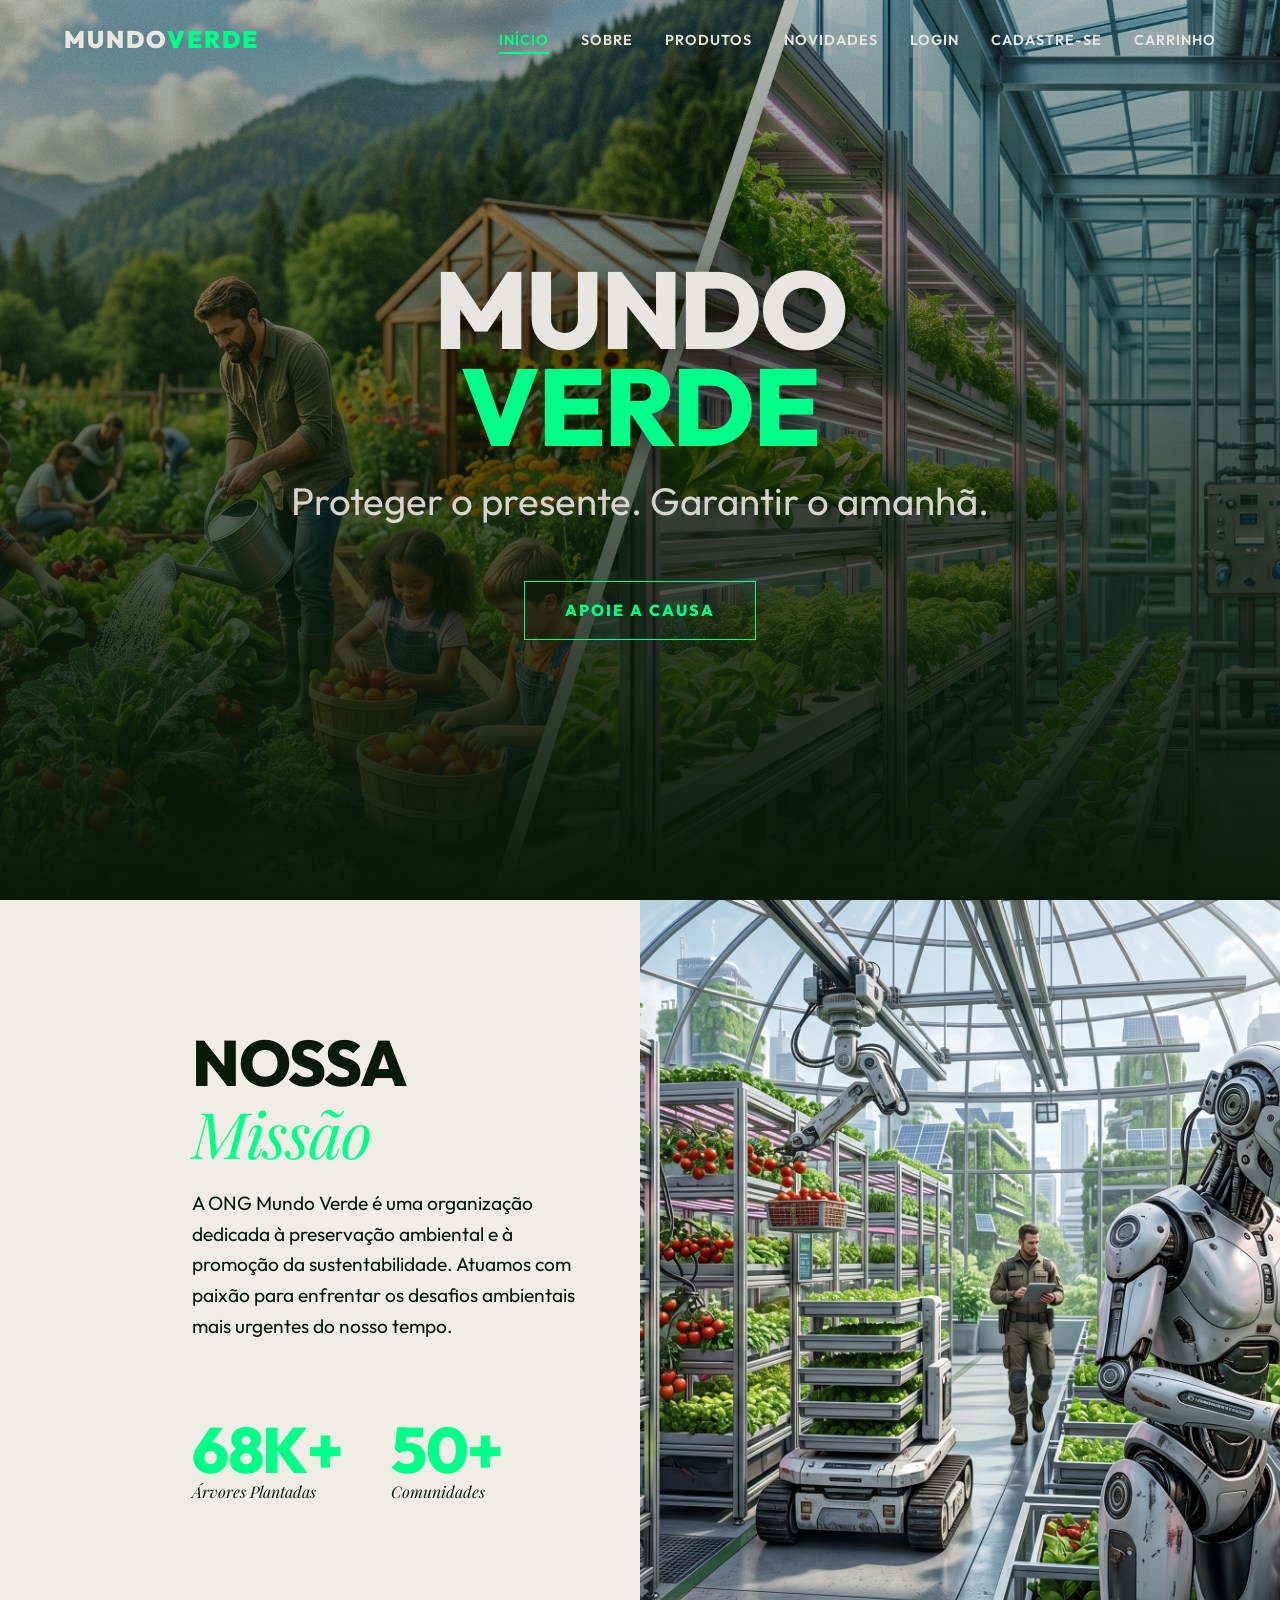
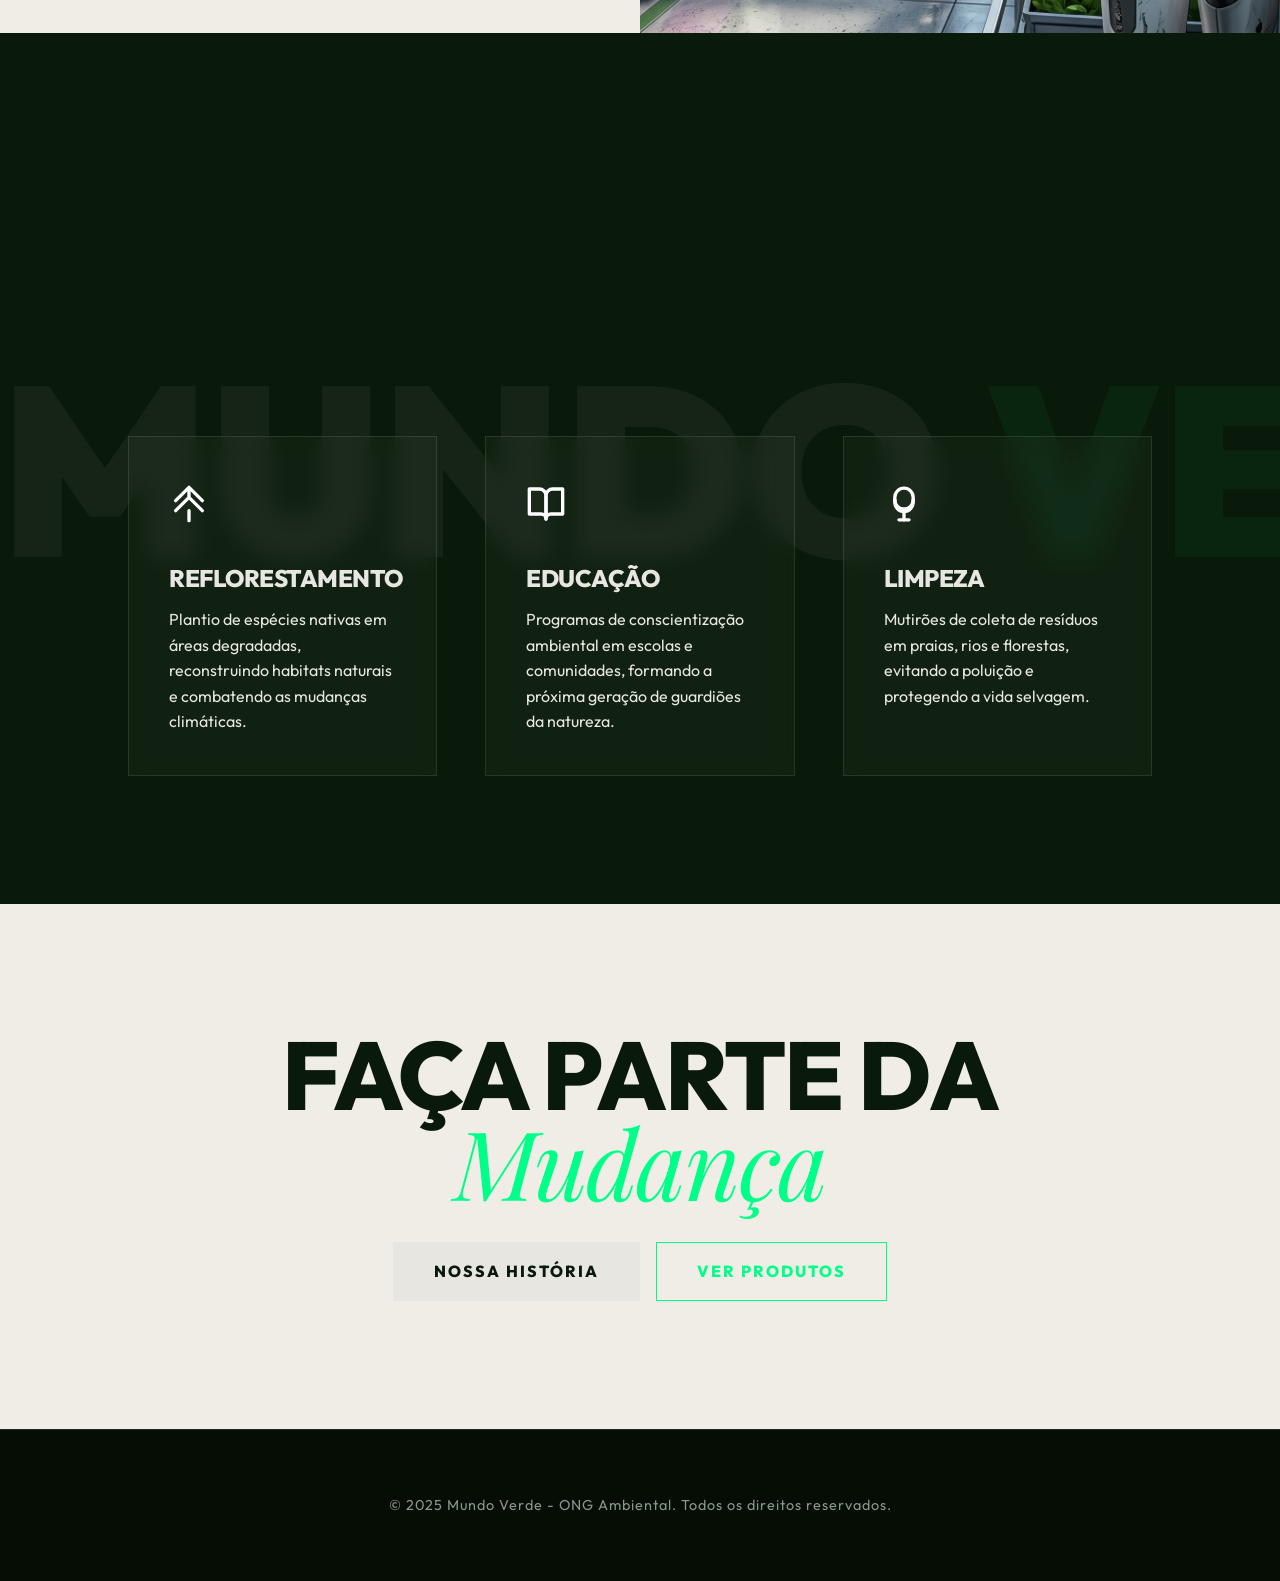
<file: index.html>
<!DOCTYPE html>
<html lang="pt-BR">
<head>
    <meta charset="UTF-8">
    <meta name="viewport" content="width=device-width, initial-scale=1.0">
    <title>Mundo Verde | Transformando o Futuro</title>
    <link rel="stylesheet" href="style.css">
</head>
<body>
    <div class="bg-topo"></div>
    <div id="header-container"></div>
    
    <main>
        <!-- Hero Section -->
        <section class="hero-full">
            <img src="img/FotoMain.png" alt="Mundo Verde Hero" class="hero-bg">
            <div class="hero-overlay"></div>
            <div class="hero-content reveal">
                <h1 class="hero-title text-oversized">Mundo<br><span class="text-accent">Verde</span></h1>
                <p class="hero-subtitle">Proteger o presente. Garantir o amanhã.</p>
                <a href="produtos.html" class="btn-premium">Apoie a Causa</a>
            </div>
        </section>

        <!-- Nossa Missão (Split Section) -->
        <section class="section-light" style="display: flex; flex-wrap: wrap; min-height: 80vh;">
            <div class="reveal" style="flex: 1; min-width: 300px; padding: 8rem 5vw 8rem 15vw; display: flex; flex-direction: column; justify-content: center; max-width: 50%;">
                <h2 class="section-title">Nossa<br><span class="font-serif text-accent">Missão</span></h2>
                <p style="font-size: 1.2rem; margin-bottom: 2rem;">
                    A ONG Mundo Verde é uma organização dedicada à preservação ambiental e à promoção da sustentabilidade. Atuamos com paixão para enfrentar os desafios ambientais mais urgentes do nosso tempo.
                </p>
                <div style="display: flex; gap: 3rem; margin-top: 3rem;">
                    <div>
                        <h3 class="text-accent text-oversized" style="font-size: 4rem;"><span class="counter-value" data-target="150">0</span>k+</h3>
                        <p class="font-serif">Árvores Plantadas</p>
                    </div>
                    <div>
                        <h3 class="text-accent text-oversized" style="font-size: 4rem;"><span class="counter-value" data-target="50">0</span>+</h3>
                        <p class="font-serif">Comunidades</p>
                    </div>
                </div>
            </div>
            <div class="reveal" style="flex: 1; min-width: 300px; position: relative;">
                <img src="img/FotoSecundaria.png" alt="Nossa Missão" style="position: absolute; top: 0; left: 0; width: 100%; height: 100%; object-fit: cover; filter: grayscale(20%); transition: 0.8s cubic-bezier(0.16, 1, 0.3, 1);">
            </div>
        </section>

        <!-- Impacto Section -->
        <section class="section impact-section" style="min-height: 80vh;">
            <div class="horizontal-marquee-wrap">
                <div class="horizontal-marquee-content">
                    <div class="marquee-text">MUNDO <span>VERDE</span> &nbsp; MUNDO <span>VERDE</span> &nbsp; MUNDO <span>VERDE</span></div>
                    <div class="marquee-text">MUNDO <span>VERDE</span> &nbsp; MUNDO <span>VERDE</span> &nbsp; MUNDO <span>VERDE</span></div>
                </div>
            </div>
            <div class="container" style="position: relative; z-index: 1;">
                <div class="section-header reveal">
                    <h2 class="section-title">O Nosso<br><span class="font-serif text-accent">Impacto</span></h2>
                    <p>Acreditamos que cada pequena ação faz a diferença. Trabalhamos incansavelmente em projetos focados na recuperação do nosso ecossistema.</p>
                </div>
                
                <div class="card-grid">
                    <div class="premium-card reveal">
                        <div class="card-icon">
                            <svg width="40" height="40" viewBox="0 0 24 24" fill="none" stroke="white" stroke-width="2" stroke-linecap="round" stroke-linejoin="round"><path d="M12 22v-6M12 8V2M4 10l8-8 8 8M4 16l8-8 8 8"/></svg>
                        </div>
                        <h3 class="card-title">Reflorestamento</h3>
                        <p>Plantio de espécies nativas em áreas degradadas, reconstruindo habitats naturais e combatendo as mudanças climáticas.</p>
                    </div>
                    <div class="premium-card reveal" style="transition-delay: 0.1s;">
                        <div class="card-icon">
                            <svg width="40" height="40" viewBox="0 0 24 24" fill="none" stroke="white" stroke-width="2" stroke-linecap="round" stroke-linejoin="round"><path d="M2 3h6a4 4 0 0 1 4 4v14a3 3 0 0 0-3-3H2z"/><path d="M22 3h-6a4 4 0 0 0-4 4v14a3 3 0 0 1 3-3h7z"/></svg>
                        </div>
                        <h3 class="card-title">Educação</h3>
                        <p>Programas de conscientização ambiental em escolas e comunidades, formando a próxima geração de guardiões da natureza.</p>
                    </div>
                    <div class="premium-card reveal" style="transition-delay: 0.2s;">
                        <div class="card-icon">
                            <svg width="40" height="40" viewBox="0 0 24 24" fill="none" stroke="white" stroke-width="2" stroke-linecap="round" stroke-linejoin="round"><path d="M12 2.5a5.5 5.5 0 0 0-5.5 5.5v1.5a5.5 5.5 0 0 0 11 0v-1.5a5.5 5.5 0 0 0-5.5-5.5z"/><path d="M6.5 9.5v1.5a5.5 5.5 0 0 0 11 0v-1.5"/><path d="M12 16.5v5"/><path d="M9 21.5h6"/></svg>
                        </div>
                        <h3 class="card-title">Limpeza</h3>
                        <p>Mutirões de coleta de resíduos em praias, rios e florestas, evitando a poluição e protegendo a vida selvagem.</p>
                    </div>
                </div>
            </div>
        </section>

        <!-- CTA Section -->
        <section class="section section-light" style="text-align: center;">
            <div class="container reveal">
                <h2 class="text-oversized" style="font-size: clamp(3rem, 8vw, 6rem); margin-bottom: 2rem;">Faça Parte da<br><span class="font-serif text-accent">Mudança</span></h2>
                <div style="display: flex; gap: 1rem; justify-content: center; flex-wrap: wrap;">
                    <a href="sobre.html" class="btn-premium btn-light">Nossa História</a>
                    <a href="produtos.html" class="btn-premium">Ver Produtos</a>
                </div>
            </div>
        </section>
    </main>

    <div id="footer-container"></div>

    <script src="data.js"></script>
    <script src="app.js"></script>
</body>
</html>
</file>
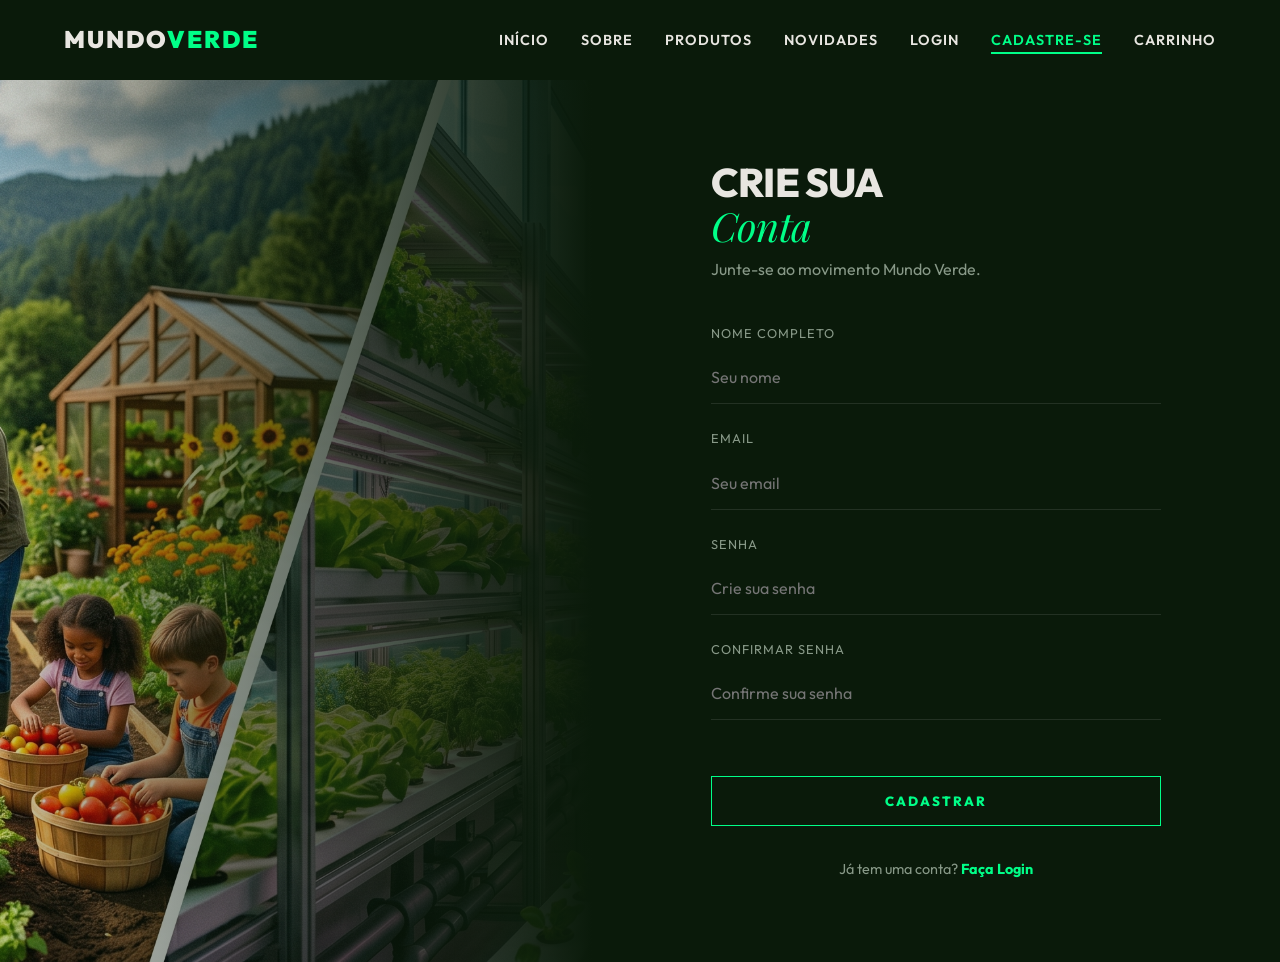
<file: cadastro.html>
<!DOCTYPE html>
<html lang="pt-BR">
<head>
    <meta charset="UTF-8">
    <meta name="viewport" content="width=device-width, initial-scale=1.0">
    <title>Cadastro - Mundo Verde</title>
    <link rel="stylesheet" href="style.css">
</head>
<body>
    <div id="header-container"></div>
    
    <div class="auth-container">
        <div class="auth-visual"></div>
        <div class="auth-form-wrap">
            <div class="auth-box reveal" style="padding: 2rem 0;">
                <h2 class="auth-title" style="font-size: 2.5rem;">Crie sua<br><span class="font-serif text-accent">Conta</span></h2>
                <p class="auth-subtitle">Junte-se ao movimento Mundo Verde.</p>
                
                <div id="mensagem-container"></div>
                
                <form id="form-cadastro" onsubmit="handleCadastro(event)">
                    <div class="form-group">
                        <label for="nome" class="form-label">Nome Completo</label>
                        <input class="form-control" type="text" id="nome" name="nome" placeholder="Seu nome" required>
                    </div>
                    <div class="form-group">
                        <label for="email" class="form-label">Email</label>
                        <input class="form-control" type="email" id="email" name="email" placeholder="Seu email" required>
                    </div>
                    <div class="form-group">
                        <label for="senha" class="form-label">Senha</label>
                        <input class="form-control" type="password" id="senha" name="senha" placeholder="Crie sua senha" required>
                    </div>
                    <div class="form-group">
                        <label for="confirmar-senha" class="form-label">Confirmar Senha</label>
                        <input class="form-control" type="password" id="confirmar-senha" name="confirmar_senha" placeholder="Confirme sua senha" required>
                    </div>
                    <button class="btn-premium btn-submit" type="submit">Cadastrar</button>
                </form>
                
                <p style="margin-top: 2rem; text-align: center; color: var(--text-muted); font-size: 0.9rem;">
                    Já tem uma conta? <a href="login.html" style="color: var(--accent); text-decoration: none; font-weight: bold;">Faça Login</a>
                </p>
            </div>
        </div>
    </div>

    <script src="data.js"></script>
    <script src="app.js"></script>
    <script>
        function handleCadastro(event) {
            event.preventDefault();
            
            const nome = document.getElementById('nome').value.trim();
            const email = document.getElementById('email').value.trim();
            const senha = document.getElementById('senha').value;
            const confirmarSenha = document.getElementById('confirmar-senha').value;
            const mensagemContainer = document.getElementById('mensagem-container');
            
            if (!nome || !email || !senha || !confirmarSenha) {
                mostrarMensagem('Todos os campos são obrigatórios.', 'danger', mensagemContainer);
                return;
            }
            
            if (senha !== confirmarSenha) {
                mostrarMensagem('As senhas não coincidem!', 'danger', mensagemContainer);
                return;
            }
            
            if (senha.length < 6) {
                mostrarMensagem('A senha deve ter pelo menos 6 caracteres.', 'warning', mensagemContainer);
                return;
            }
            
            if (StorageManager.getUserByEmail(email)) {
                mostrarMensagem('Este e-mail já está cadastrado. Tente fazer login ou use outro e-mail.', 'warning', mensagemContainer);
                return;
            }
            
            try {
                StorageManager.addUser(nome, email, senha);
                mostrarMensagem('Cadastro realizado com sucesso! Redirecionando para login...', 'success', mensagemContainer);
                
                setTimeout(() => {
                    window.location.href = 'login.html';
                }, 2000);
            } catch (error) {
                mostrarMensagem('Erro ao cadastrar. Tente novamente.', 'danger', mensagemContainer);
            }
        }
        
        function mostrarMensagem(mensagem, tipo, container) {
            container.innerHTML = `
                <div class="alert alert-${tipo}" style="margin-bottom: 1.5rem; text-align: center; font-size: 0.9rem;">
                    ${Utils.escapeHtml(mensagem)}
                </div>
            `;
        }
    </script>
</body>
</html>
</file>
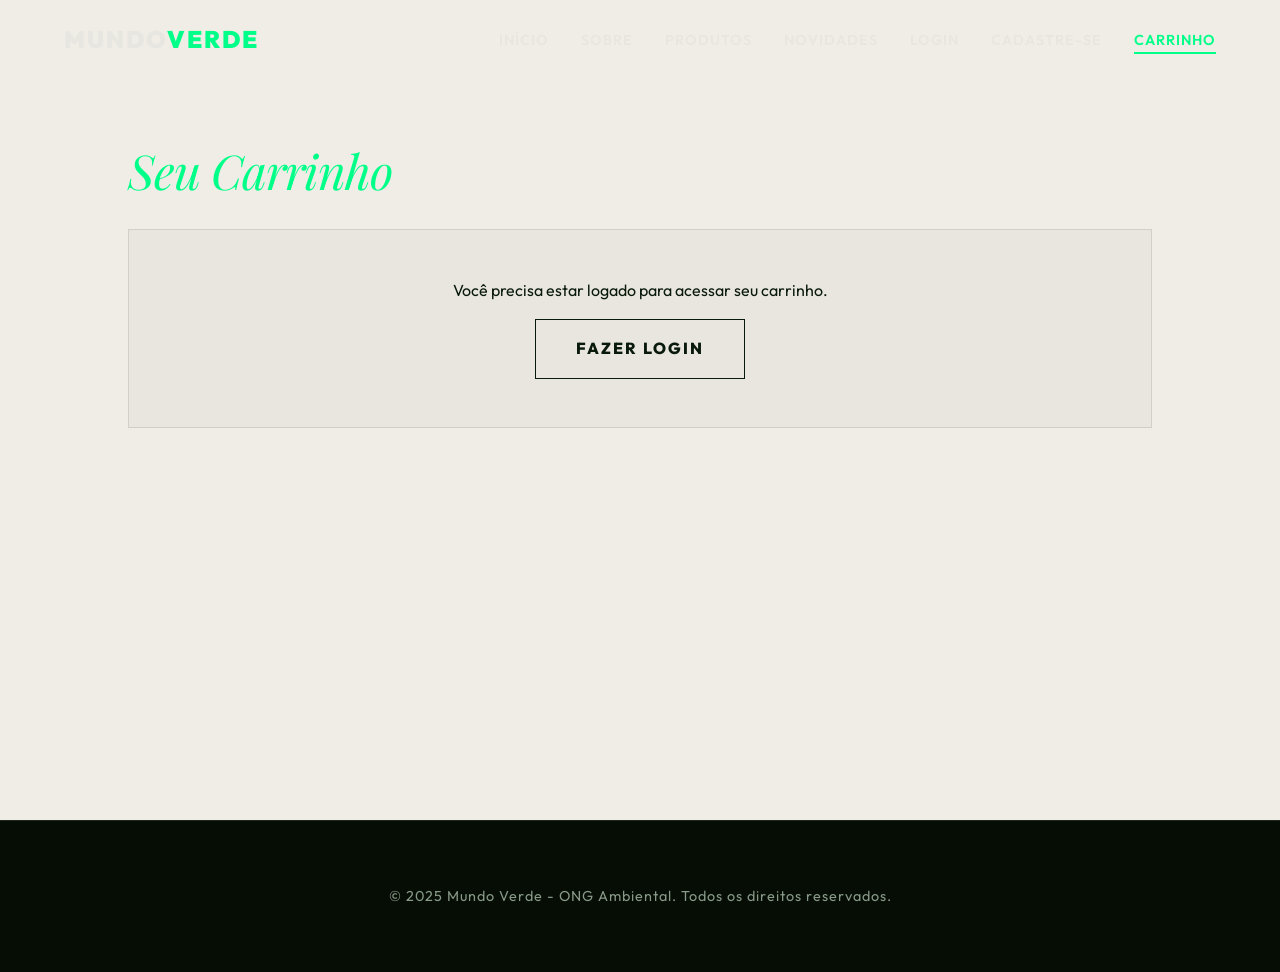
<file: carrinho.html>
<!DOCTYPE html>
<html lang="pt-BR">
<head>
    <meta charset="UTF-8">
    <meta name="viewport" content="width=device-width, initial-scale=1.0">
    <title>Carrinho - Mundo Verde</title>
    <link rel="stylesheet" href="style.css">
</head>
<body style="background: var(--bg-light); color: var(--bg-dark);">
    <div id="header-container" style="background: var(--bg-dark);"></div>
    
    <main style="padding-top: var(--nav-height); min-height: calc(100vh - var(--nav-height)); display: flex; flex-direction: column;">
        <section class="section" style="padding: 4rem 5vw; flex-grow: 1;">
            <div class="container reveal">
                <h1 class="font-serif text-accent" style="font-size: 3rem; margin-bottom: 2rem;">Seu Carrinho</h1>
                
                <div id="carrinho-container">
                    <!-- Carrinho será renderizado aqui -->
                </div>
            </div>
        </section>
    </main>

    <div id="footer-container"></div>

    <script src="data.js"></script>
    <script src="app.js"></script>
    <script>
        function renderCarrinho() {
            const container = document.getElementById('carrinho-container');
            const currentUser = StorageManager.getCurrentUser();
            
            if (!currentUser) {
                container.innerHTML = `
                    <div style="padding: 3rem; text-align: center; background: rgba(0,0,0,0.03); border: 1px solid rgba(0,0,0,0.1);">
                        <p style="margin-bottom: 1rem;">Você precisa estar logado para acessar seu carrinho.</p>
                        <a href="login.html" class="btn-premium" style="color: var(--bg-dark); border-color: var(--bg-dark);">Fazer Login</a>
                    </div>
                `;
                return;
            }
            
            const carrinho = StorageManager.getCart(currentUser.userId);
            
            if (carrinho.length === 0) {
                container.innerHTML = `
                    <div style="padding: 3rem; text-align: center; background: rgba(0,0,0,0.03); border: 1px solid rgba(0,0,0,0.1);">
                        <p style="margin-bottom: 1rem;">Seu carrinho está vazio.</p>
                        <a href="produtos.html" class="btn-premium" style="color: var(--bg-dark); border-color: var(--bg-dark);">Ver Produtos</a>
                    </div>
                `;
                return;
            }
            
            let total = 0;
            const itemsHtml = carrinho.map(item => {
                const subtotal = item.quantidade * item.preco_unitario;
                total += subtotal;
                return `
                    <div style="display: flex; justify-content: space-between; align-items: center; padding: 1.5rem; background: white; border-bottom: 1px solid rgba(0,0,0,0.1); gap: 1rem; flex-wrap: wrap;">
                        <div style="display: flex; align-items: center; gap: 1.5rem;">
                            <img src="${Utils.escapeHtml(item.imagem_url)}" alt="${Utils.escapeHtml(item.nome)}" 
                                 style="width: 80px; height: 80px; object-fit: cover; background: #eee;">
                            <div>
                                <strong style="font-size: 1.2rem; display: block;">${Utils.escapeHtml(item.nome)}</strong>
                                <small style="color: var(--text-muted);">${item.quantidade}x ${Utils.formatPrice(item.preco_unitario)}</small>
                            </div>
                        </div>
                        <div style="display: flex; align-items: center; gap: 2rem;">
                            <span style="font-family: var(--font-serif); font-size: 1.5rem; font-weight: bold;">${Utils.formatPrice(subtotal)}</span>
                            <button onclick="removerDoCarrinho(${item.item_id})" style="background: transparent; border: none; color: #ff5555; cursor: pointer; text-decoration: underline; font-weight: bold; text-transform: uppercase; font-size: 0.8rem;">Remover</button>
                        </div>
                    </div>
                `;
            }).join('');
            
            container.innerHTML = `
                <div style="box-shadow: 0 10px 30px rgba(0,0,0,0.05); border: 1px solid rgba(0,0,0,0.1);">
                    ${itemsHtml}
                    <div style="padding: 2rem; background: white; display: flex; justify-content: space-between; align-items: center; flex-wrap: wrap; gap: 1rem;">
                        <h3 style="font-size: 2rem;">Total: <span class="text-accent">${Utils.formatPrice(total)}</span></h3>
                        <div style="display: flex; gap: 1rem;">
                            <a href="produtos.html" class="btn-premium btn-light" style="border: 1px solid rgba(0,0,0,0.2);">Continuar Comprando</a>
                            <button class="btn-premium" style="background: var(--bg-dark); color: var(--accent); border-color: var(--bg-dark);" type="button" onclick="finalizarCompra()">Finalizar</button>
                        </div>
                    </div>
                </div>
            `;
            setTimeout(() => Utils.initScrollAnimations(), 100);
        }
        
        function removerDoCarrinho(itemId) {
            const currentUser = StorageManager.getCurrentUser();
            if (currentUser) {
                StorageManager.removeFromCart(currentUser.userId, itemId);
                renderCarrinho();
                Utils.showMessage('Produto removido do carrinho', 'info');
            }
        }
        
        function finalizarCompra() {
            const currentUser = StorageManager.getCurrentUser();
            if (currentUser) {
                alert('Funcionalidade de checkout será implementada em breve!');
            }
        }
        
        document.addEventListener('DOMContentLoaded', renderCarrinho);
    </script>
</body>
</html>
</file>
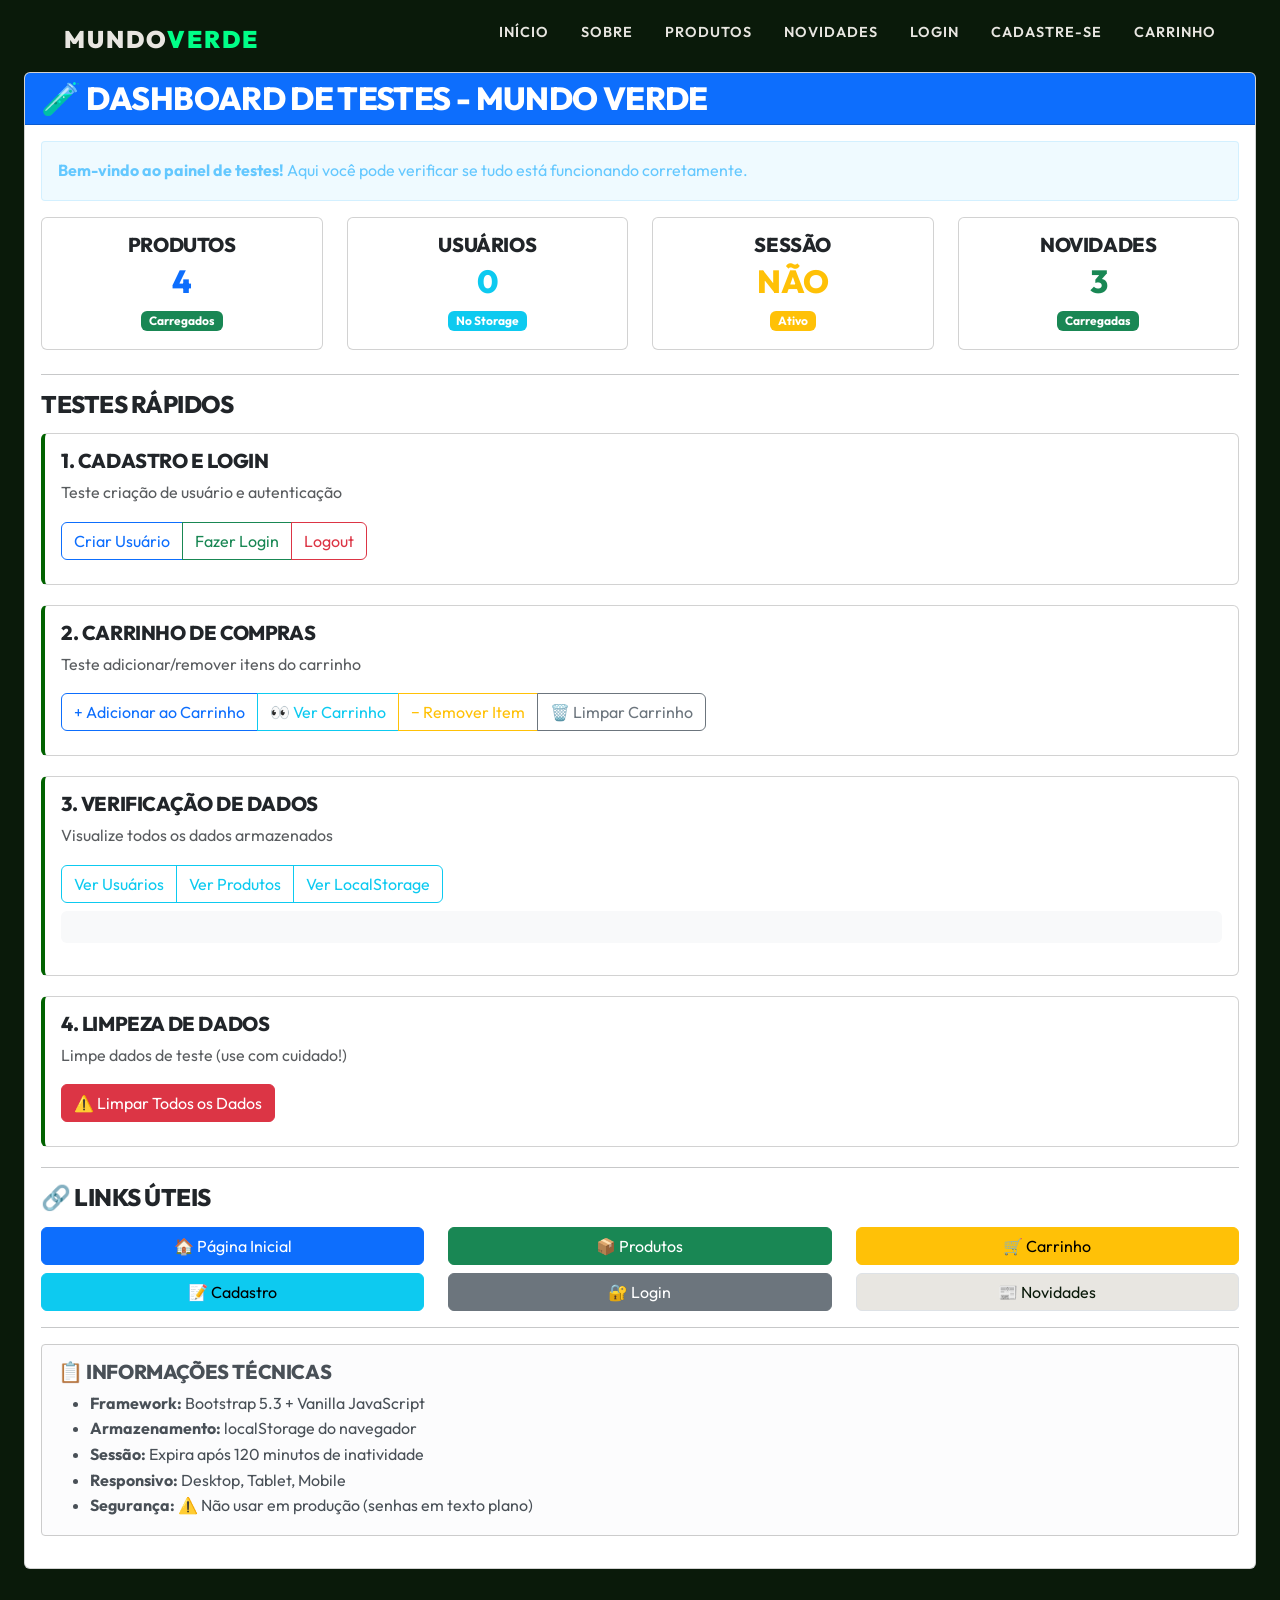
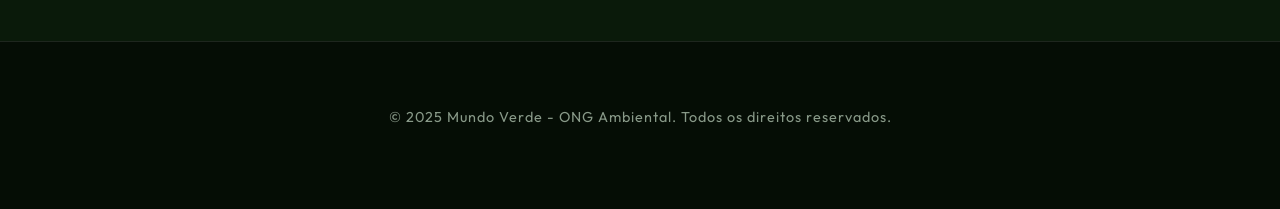
<file: dashboard-testes.html>
<!DOCTYPE html>
<html lang="pt-BR">
<head>
    <meta charset="UTF-8">
    <meta name="viewport" content="width=device-width, initial-scale=1.0">
    <title>Dashboard de Testes - Mundo Verde</title>
    
    <link rel="preconnect" href="https://fonts.googleapis.com">
    <link rel="preconnect" href="https://fonts.gstatic.com" crossorigin>
    <link href="https://fonts.googleapis.com/css2?family=Poppins:wght@400;600;700&display=swap" rel="stylesheet">
    
    <link rel="stylesheet" href="https://cdn.jsdelivr.net/npm/bootstrap@5.3.0/dist/css/bootstrap.min.css">
    <link rel="stylesheet" href="style.css">
    <style>
        .test-card {
            margin-bottom: 20px;
            border-left: 4px solid #016200;
        }
        .test-card.success {
            border-left-color: #28a745;
        }
        .test-card.error {
            border-left-color: #dc3545;
        }
        .badge-status {
            font-size: 12px;
            padding: 4px 8px;
        }
    </style>
</head>
<body>
    <div id="header-container"></div>
    
    <main class="container my-5 p-4">
        <div class="card">
            <div class="card-header bg-primary text-white">
                <h2 class="mb-0">🧪 Dashboard de Testes - Mundo Verde</h2>
            </div>
            <div class="card-body">
                <div class="alert alert-info">
                    <strong>Bem-vindo ao painel de testes!</strong> 
                    Aqui você pode verificar se tudo está funcionando corretamente.
                </div>

                <!-- Status Geral -->
                <div class="row mb-4">
                    <div class="col-md-3">
                        <div class="card text-center">
                            <div class="card-body">
                                <h5>Produtos</h5>
                                <h2 id="total-produtos" class="text-primary">0</h2>
                                <span class="badge badge-status bg-success">Carregados</span>
                            </div>
                        </div>
                    </div>
                    <div class="col-md-3">
                        <div class="card text-center">
                            <div class="card-body">
                                <h5>Usuários</h5>
                                <h2 id="total-usuarios" class="text-info">0</h2>
                                <span class="badge badge-status bg-info">No Storage</span>
                            </div>
                        </div>
                    </div>
                    <div class="col-md-3">
                        <div class="card text-center">
                            <div class="card-body">
                                <h5>Sessão</h5>
                                <h2 id="sessao-status" class="text-warning">Não</h2>
                                <span class="badge badge-status bg-warning">Ativo</span>
                            </div>
                        </div>
                    </div>
                    <div class="col-md-3">
                        <div class="card text-center">
                            <div class="card-body">
                                <h5>Novidades</h5>
                                <h2 id="total-novidades" class="text-success">0</h2>
                                <span class="badge badge-status bg-success">Carregadas</span>
                            </div>
                        </div>
                    </div>
                </div>

                <hr>

                <!-- Testes de Funcionalidade -->
                <h4 class="mb-3">Testes Rápidos</h4>
                
                <div class="test-card card">
                    <div class="card-body">
                        <h5>1. Cadastro e Login</h5>
                        <p class="text-muted">Teste criação de usuário e autenticação</p>
                        <div class="btn-group" role="group">
                            <button class="btn btn-outline-primary" onclick="testar_1_criar_usuario()">
                                Criar Usuário
                            </button>
                            <button class="btn btn-outline-success" onclick="testar_1_fazer_login()">
                                Fazer Login
                            </button>
                            <button class="btn btn-outline-danger" onclick="testar_1_logout()">
                                Logout
                            </button>
                        </div>
                        <div id="teste-1-resultado" class="mt-2"></div>
                    </div>
                </div>

                <div class="test-card card">
                    <div class="card-body">
                        <h5>2. Carrinho de Compras</h5>
                        <p class="text-muted">Teste adicionar/remover itens do carrinho</p>
                        <div class="btn-group" role="group">
                            <button class="btn btn-outline-primary" onclick="testar_2_adicionar_carrinho()">
                                + Adicionar ao Carrinho
                            </button>
                            <button class="btn btn-outline-info" onclick="testar_2_ver_carrinho()">
                                👀 Ver Carrinho
                            </button>
                            <button class="btn btn-outline-warning" onclick="testar_2_remover_carrinho()">
                                − Remover Item
                            </button>
                            <button class="btn btn-outline-secondary" onclick="testar_2_limpar_carrinho()">
                                🗑️ Limpar Carrinho
                            </button>
                        </div>
                        <div id="teste-2-resultado" class="mt-2"></div>
                    </div>
                </div>

                <div class="test-card card">
                    <div class="card-body">
                        <h5>3. Verificação de Dados</h5>
                        <p class="text-muted">Visualize todos os dados armazenados</p>
                        <div class="btn-group" role="group">
                            <button class="btn btn-outline-info" onclick="testar_3_ver_usuarios()">
                                Ver Usuários
                            </button>
                            <button class="btn btn-outline-info" onclick="testar_3_ver_produtos()">
                                Ver Produtos
                            </button>
                            <button class="btn btn-outline-info" onclick="testar_3_ver_storage()">
                                Ver LocalStorage
                            </button>
                        </div>
                        <pre id="teste-3-resultado" class="mt-2 bg-light p-3 rounded" style="max-height: 300px; overflow-y: auto;"></pre>
                    </div>
                </div>

                <div class="test-card card">
                    <div class="card-body">
                        <h5>4. Limpeza de Dados</h5>
                        <p class="text-muted">Limpe dados de teste (use com cuidado!)</p>
                        <button class="btn btn-danger" onclick="testar_4_limpar_tudo()">
                            ⚠️ Limpar Todos os Dados
                        </button>
                        <div id="teste-4-resultado" class="mt-2"></div>
                    </div>
                </div>

                <hr>

                <!-- Links Úteis -->
                <h4 class="mb-3">🔗 Links Úteis</h4>
                <div class="row">
                    <div class="col-md-4">
                        <a href="index.html" class="btn btn-primary w-100">🏠 Página Inicial</a>
                    </div>
                    <div class="col-md-4">
                        <a href="produtos.html" class="btn btn-success w-100">📦 Produtos</a>
                    </div>
                    <div class="col-md-4">
                        <a href="carrinho.html" class="btn btn-warning w-100">🛒 Carrinho</a>
                    </div>
                </div>
                <div class="row mt-2">
                    <div class="col-md-4">
                        <a href="cadastro.html" class="btn btn-info w-100">📝 Cadastro</a>
                    </div>
                    <div class="col-md-4">
                        <a href="login.html" class="btn btn-secondary w-100">🔐 Login</a>
                    </div>
                    <div class="col-md-4">
                        <a href="novidade.html" class="btn btn-light w-100 border">📰 Novidades</a>
                    </div>
                </div>

                <hr>

                <!-- Info -->
                <div class="alert alert-light" style="border: 1px solid #ccc;">
                    <h5>📋 Informações Técnicas</h5>
                    <ul class="mb-0">
                        <li><strong>Framework:</strong> Bootstrap 5.3 + Vanilla JavaScript</li>
                        <li><strong>Armazenamento:</strong> localStorage do navegador</li>
                        <li><strong>Sessão:</strong> Expira após 120 minutos de inatividade</li>
                        <li><strong>Responsivo:</strong> Desktop, Tablet, Mobile</li>
                        <li><strong>Segurança:</strong> ⚠️ Não usar em produção (senhas em texto plano)</li>
                    </ul>
                </div>
            </div>
        </div>
    </main>

    <div id="footer-container"></div>

    <script src="https://cdn.jsdelivr.net/npm/bootstrap@5.3.0/dist/js/bootstrap.bundle.min.js"></script>
    <script src="data.js"></script>
    <script src="app.js"></script>
    <script>
        // Atualizar dashboard ao carregar
        function atualizarDashboard() {
            document.getElementById('total-produtos').textContent = appData.productos.length;
            document.getElementById('total-novidades').textContent = appData.novidades.length;
            document.getElementById('total-usuarios').textContent = StorageManager.getUsers().length;
            
            const user = StorageManager.getCurrentUser();
            document.getElementById('sessao-status').textContent = user ? 'Sim' : 'Não';
        }

        function mostrarResultado(elementId, mensagem, tipo = 'success') {
            const el = document.getElementById(elementId);
            el.innerHTML = `<div class="alert alert-${tipo}">${mensagem}</div>`;
            setTimeout(() => atualizarDashboard(), 500);
        }

        // TESTE 1: Cadastro e Login
        function testar_1_criar_usuario() {
            const email = 'teste' + Date.now() + '@test.com';
            const userId = StorageManager.addUser('Usuário Teste', email, 'senha123');
            mostrarResultado('teste-1-resultado', `✅ Usuário criado! ID: ${userId}<br>Email: ${email}`, 'success');
        }

        function testar_1_fazer_login() {
            const users = StorageManager.getUsers();
            if (users.length === 0) {
                mostrarResultado('teste-1-resultado', '❌ Nenhum usuário cadastrado. Crie um primeiro.', 'danger');
                return;
            }
            const user = users[0];
            StorageManager.setCurrentUser(user.id, user.nome, user.email);
            mostrarResultado('teste-1-resultado', `✅ Login bem-sucedido como: ${user.nome}`, 'success');
        }

        function testar_1_logout() {
            StorageManager.logout();
            mostrarResultado('teste-1-resultado', '✅ Logout realizado!', 'success');
        }

        // TESTE 2: Carrinho
        function testar_2_adicionar_carrinho() {
            const user = StorageManager.getCurrentUser();
            if (!user) {
                mostrarResultado('teste-2-resultado', '❌ Faça login primeiro!', 'danger');
                return;
            }
            StorageManager.addToCart(user.userId, 1, 2);
            mostrarResultado('teste-2-resultado', '✅ 2 unidades do produto 1 adicionadas ao carrinho!', 'success');
        }

        function testar_2_ver_carrinho() {
            const user = StorageManager.getCurrentUser();
            if (!user) {
                mostrarResultado('teste-2-resultado', '❌ Faça login primeiro!', 'danger');
                return;
            }
            const carrinho = StorageManager.getCart(user.userId);
            const html = carrinho.length > 0 
                ? carrinho.map(item => `${item.nome} x${item.quantidade}`).join(', ')
                : 'Carrinho vazio';
            mostrarResultado('teste-2-resultado', `✅ Carrinho: ${html}`, 'success');
        }

        function testar_2_remover_carrinho() {
            const user = StorageManager.getCurrentUser();
            if (!user) {
                mostrarResultado('teste-2-resultado', '❌ Faça login primeiro!', 'danger');
                return;
            }
            const carrinho = StorageManager.getCart(user.userId);
            if (carrinho.length > 0) {
                StorageManager.removeFromCart(user.userId, carrinho[0].item_id);
                mostrarResultado('teste-2-resultado', `✅ Item removido!`, 'success');
            } else {
                mostrarResultado('teste-2-resultado', '❌ Carrinho vazio!', 'warning');
            }
        }

        function testar_2_limpar_carrinho() {
            const user = StorageManager.getCurrentUser();
            if (!user) {
                mostrarResultado('teste-2-resultado', '❌ Faça login primeiro!', 'danger');
                return;
            }
            StorageManager.clearCart(user.userId);
            mostrarResultado('teste-2-resultado', '✅ Carrinho limpo!', 'success');
        }

        // TESTE 3: Verificar Dados
        function testar_3_ver_usuarios() {
            const usuarios = StorageManager.getUsers();
            document.getElementById('teste-3-resultado').textContent = JSON.stringify(usuarios, null, 2);
        }

        function testar_3_ver_produtos() {
            document.getElementById('teste-3-resultado').textContent = JSON.stringify(appData.productos, null, 2);
        }

        function testar_3_ver_storage() {
            const storage = {
                usuarios: StorageManager.getUsers().length,
                carrinhos: Object.keys(JSON.parse(localStorage.getItem('carts') || '{}')).length,
                sessao_ativa: !!StorageManager.getCurrentUser()
            };
            document.getElementById('teste-3-resultado').textContent = JSON.stringify(storage, null, 2);
        }

        // TESTE 4: Limpeza
        function testar_4_limpar_tudo() {
            if (confirm('⚠️ Tem certeza? Isso vai limpar TODOS os dados (usuários, carrinhos, sessões).')) {
                localStorage.clear();
                mostrarResultado('teste-4-resultado', '✅ Todos os dados foram limpos!', 'success');
            }
        }

        // Atualizar ao carregar
        document.addEventListener('DOMContentLoaded', atualizarDashboard);
    </script>
</body>
</html>
</file>
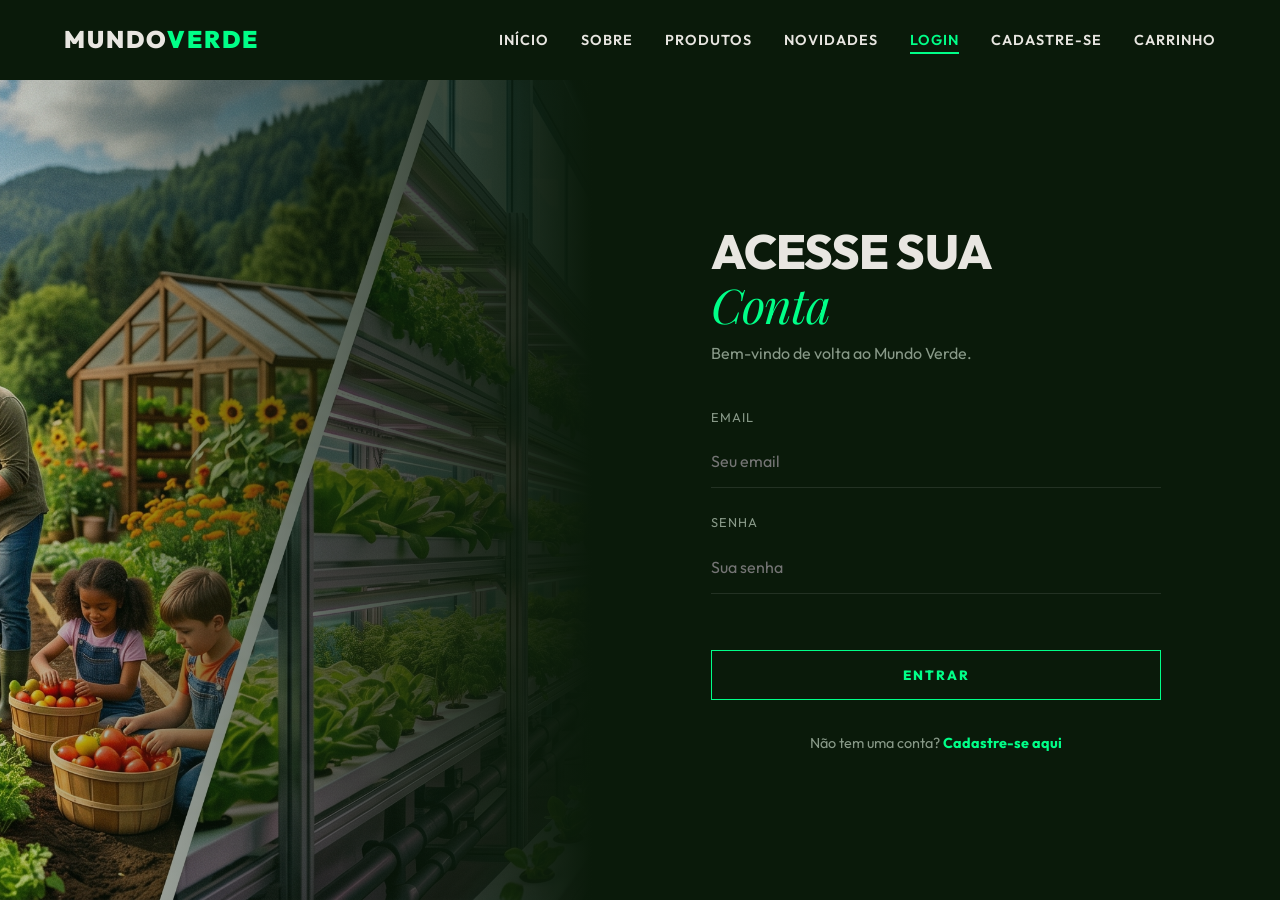
<file: login.html>
<!DOCTYPE html>
<html lang="pt-BR">
<head>
    <meta charset="UTF-8">
    <meta name="viewport" content="width=device-width, initial-scale=1.0">
    <title>Login - Mundo Verde</title>
    <link rel="stylesheet" href="style.css">
</head>
<body>
    <div id="header-container"></div>
    
    <div class="auth-container">
        <div class="auth-visual"></div>
        <div class="auth-form-wrap">
            <div class="auth-box reveal">
                <h2 class="auth-title">Acesse sua<br><span class="font-serif text-accent">Conta</span></h2>
                <p class="auth-subtitle">Bem-vindo de volta ao Mundo Verde.</p>
                
                <div id="mensagem-container"></div>
                
                <form id="form-login" onsubmit="handleLogin(event)">
                    <div class="form-group">
                        <label for="email" class="form-label">Email</label>
                        <input class="form-control" type="email" id="email" name="email" placeholder="Seu email" required>
                    </div>
                    <div class="form-group">
                        <label for="senha" class="form-label">Senha</label>
                        <input class="form-control" type="password" id="senha" name="senha" placeholder="Sua senha" required>
                    </div>
                    <button class="btn-premium btn-submit" type="submit">Entrar</button>
                </form>
                
                <p style="margin-top: 2rem; text-align: center; color: var(--text-muted); font-size: 0.9rem;">
                    Não tem uma conta? <a href="cadastro.html" style="color: var(--accent); text-decoration: none; font-weight: bold;">Cadastre-se aqui</a>
                </p>
            </div>
        </div>
    </div>

    <script src="data.js"></script>
    <script src="app.js"></script>
    <script>
        function handleLogin(event) {
            event.preventDefault();
            
            const email = document.getElementById('email').value.trim();
            const senha = document.getElementById('senha').value;
            const mensagemContainer = document.getElementById('mensagem-container');
            
            const usuario = StorageManager.getUserByEmail(email);
            
            if (!usuario) {
                mostrarMensagem('Email não encontrado. Verifique ou cadastre-se.', 'danger', mensagemContainer);
                return;
            }
            
            if (usuario.senha !== senha) {
                mostrarMensagem('Senha incorreta!', 'danger', mensagemContainer);
                return;
            }
            
            StorageManager.setCurrentUser(usuario.id, usuario.nome, usuario.email);
            mostrarMensagem('Login realizado com sucesso! Redirecionando...', 'success', mensagemContainer);
            
            setTimeout(() => {
                window.location.href = 'produtos.html';
            }, 1500);
        }
        
        function mostrarMensagem(mensagem, tipo, container) {
            container.innerHTML = `
                <div class="alert alert-${tipo}" style="margin-bottom: 1.5rem; text-align: center; font-size: 0.9rem;">
                    ${mensagem}
                </div>
            `;
        }
    </script>
</body>
</html>
</file>
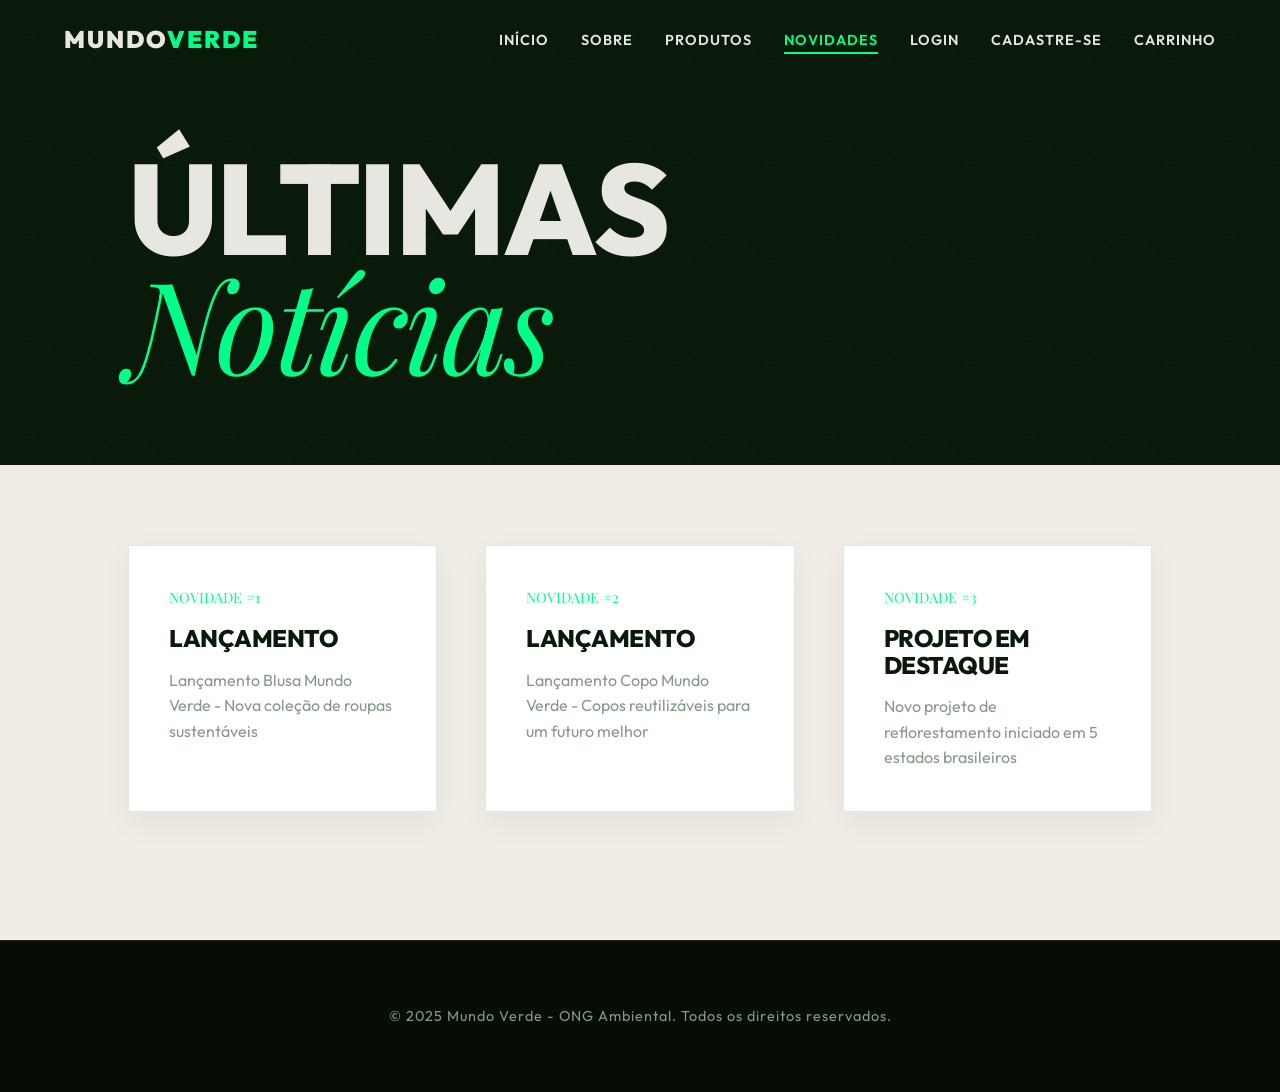
<file: novidade.html>
<!DOCTYPE html>
<html lang="pt-BR">
<head>
    <meta charset="UTF-8">
    <meta name="viewport" content="width=device-width, initial-scale=1.0">
    <title>Novidades - Mundo Verde</title>
    <link rel="stylesheet" href="style.css">
</head>
<body>
    <div class="bg-topo"></div>
    <div id="header-container"></div>
    
    <main>
        <section class="section" style="padding-top: 150px; padding-bottom: 5rem;">
            <div class="container reveal">
                <h1 class="text-oversized">Últimas<br><span class="font-serif text-accent">Notícias</span></h1>
            </div>
        </section>

        <section class="section section-light" style="padding-top: 5rem;">
            <div class="container">
                <div id="novidades-container" class="card-grid">
                    <!-- Novidades serão renderizadas aqui -->
                </div>
            </div>
        </section>
    </main>

    <div id="footer-container"></div>

    <script src="data.js"></script>
    <script src="app.js"></script>
    <script>
        function renderNovidades() {
            const container = document.getElementById('novidades-container');
            
            if (appData.novidades.length === 0) {
                container.innerHTML = '<div style="grid-column: 1/-1; text-align: center; padding: 3rem;">Nenhuma novidade disponível no momento.</div>';
                return;
            }
            
            container.innerHTML = appData.novidades.map((novidade, index) => `
                <div class="premium-card reveal" style="transition-delay: ${index * 0.1}s;">
                    <div style="font-family: var(--font-serif); color: var(--accent); font-size: 0.9rem; margin-bottom: 1rem; text-transform: uppercase;">
                        Novidade #${novidade.id}
                    </div>
                    <h3 class="card-title" style="color: var(--bg-dark); font-size: 1.5rem; margin-bottom: 1rem;">${Utils.escapeHtml(novidade.titulo)}</h3>
                    <p style="color: var(--text-muted);">${Utils.escapeHtml(novidade.conteudo)}</p>
                </div>
            `).join('');
            
            setTimeout(() => Utils.initScrollAnimations(), 100);
        }
        
        document.addEventListener('DOMContentLoaded', renderNovidades);
    </script>
</body>
</html>
</file>
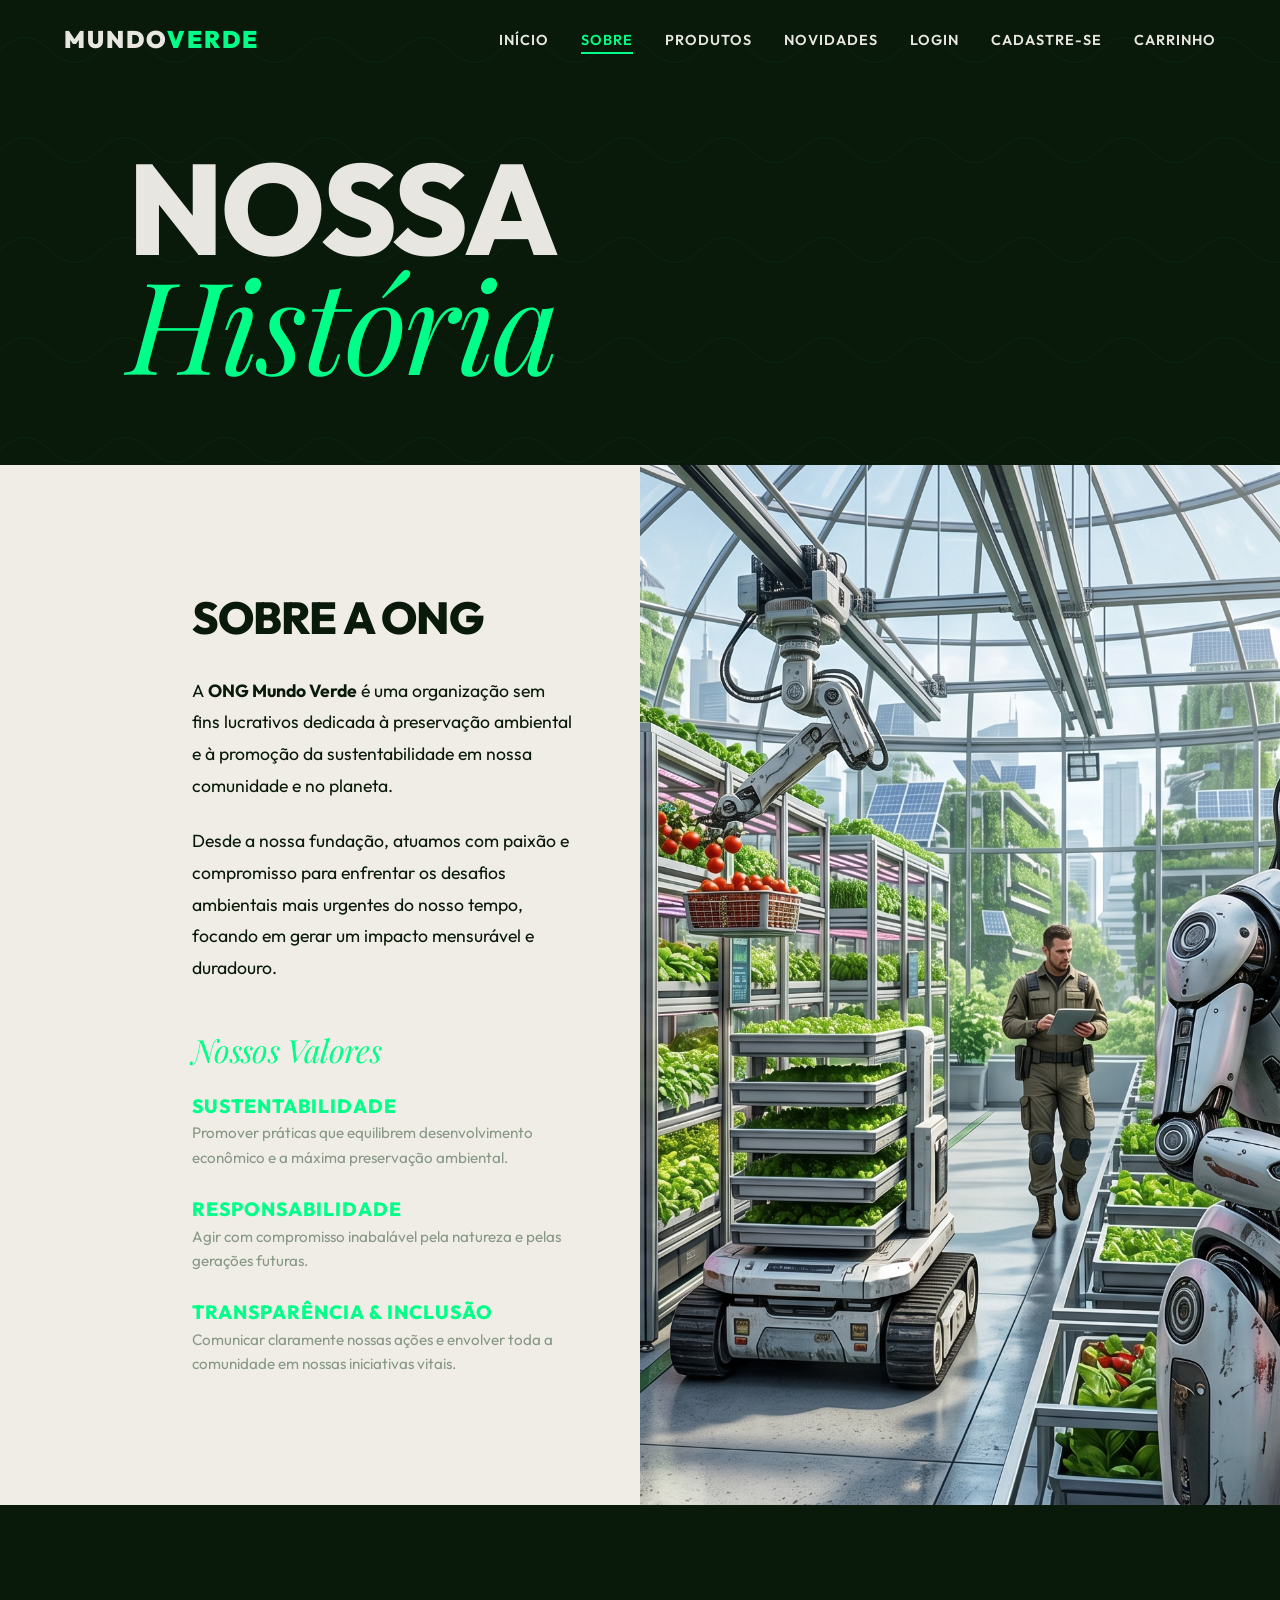
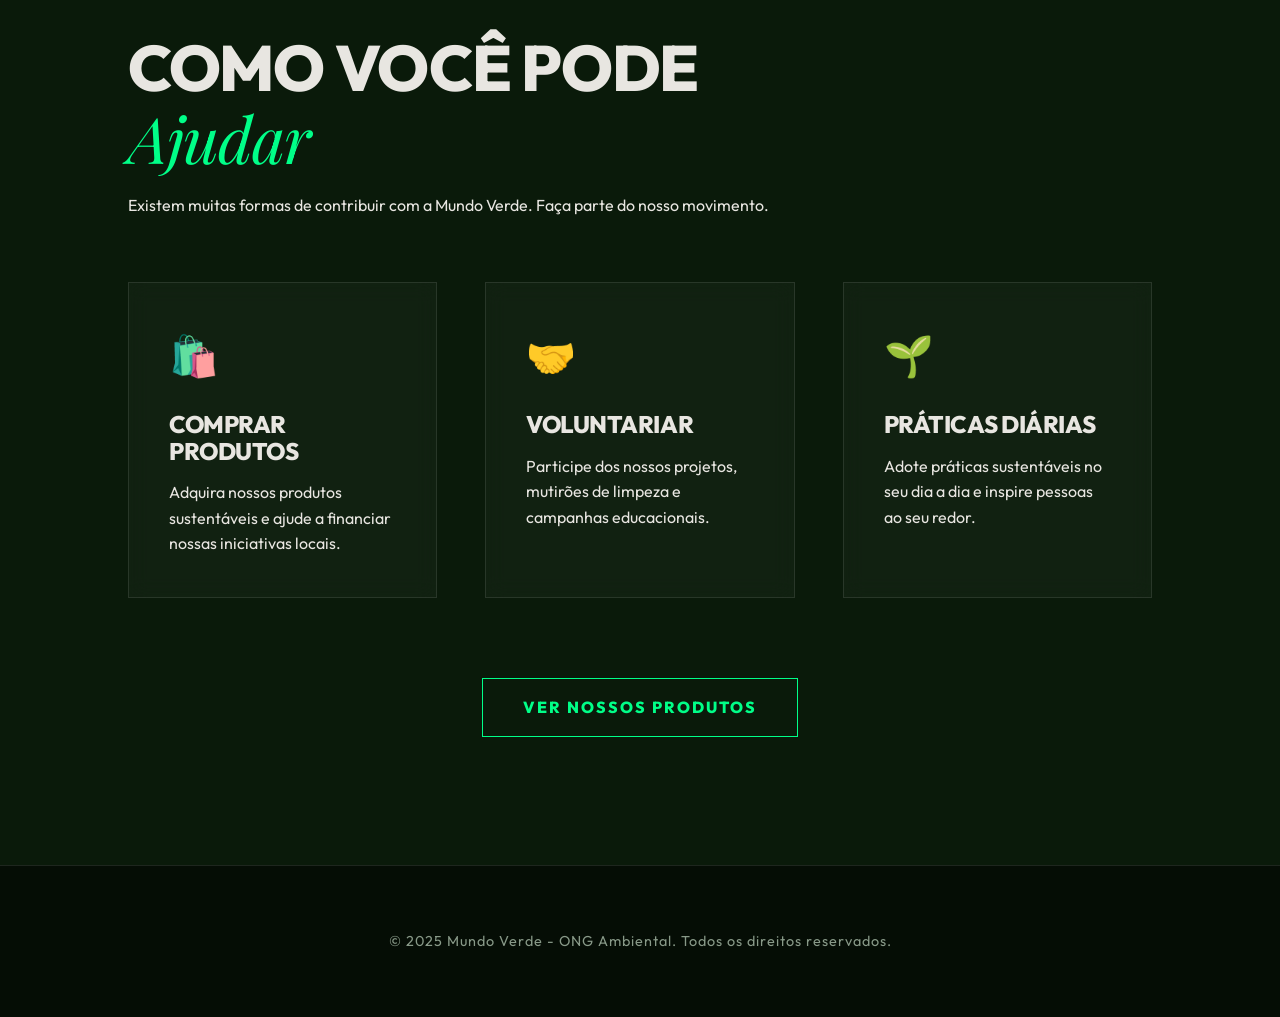
<file: sobre.html>
<!DOCTYPE html>
<html lang="pt-BR">
<head>
    <meta charset="UTF-8">
    <meta name="viewport" content="width=device-width, initial-scale=1.0">
    <title>Sobre - Mundo Verde</title>
    <link rel="stylesheet" href="style.css">
</head>
<body>
    <div class="bg-topo"></div>
    <div id="header-container"></div>
    
    <main>
        <!-- Hero Section -->
        <section class="section" style="padding-top: 150px; padding-bottom: 5rem;">
            <div class="container reveal">
                <h1 class="text-oversized">Nossa<br><span class="font-serif text-accent">História</span></h1>
            </div>
        </section>

        <!-- Content Section (Split Layout) -->
        <section class="section-light" style="display: flex; flex-wrap: wrap; min-height: 80vh;">
            <div class="reveal" style="flex: 1; min-width: 300px; padding: 8rem 5vw 8rem 15vw; display: flex; flex-direction: column; justify-content: center; max-width: 50%;">
                <h2 class="section-title" style="font-size: clamp(1.75rem, 3.5vw, 2.8rem); margin-bottom: 2rem;">Sobre a ONG</h2>
                
                <div style="font-size: 1.1rem; line-height: 1.8; color: var(--text-dark);">
                    <p style="margin-bottom: 1.5rem;">
                        A <strong>ONG Mundo Verde</strong> é uma organização sem fins lucrativos dedicada à preservação ambiental e à promoção da sustentabilidade em nossa comunidade e no planeta.
                    </p>
                    <p style="margin-bottom: 3rem;">
                        Desde a nossa fundação, atuamos com paixão e compromisso para enfrentar os desafios ambientais mais urgentes do nosso tempo, focando em gerar um impacto mensurável e duradouro.
                    </p>
                </div>
                
                <h3 class="font-serif text-accent" style="font-size: 2rem; margin-bottom: 1.5rem;">Nossos Valores</h3>
                <ul style="list-style: none; display: flex; flex-direction: column; gap: 1.5rem;">
                    <li style="display: flex; flex-direction: column;">
                        <span class="text-accent" style="font-weight: 800; font-size: 1.2rem; text-transform: uppercase; letter-spacing: 1px;">Sustentabilidade</span>
                        <span style="color: var(--text-muted); font-size: 0.95rem;">Promover práticas que equilibrem desenvolvimento econômico e a máxima preservação ambiental.</span>
                    </li>
                    <li style="display: flex; flex-direction: column;">
                        <span class="text-accent" style="font-weight: 800; font-size: 1.2rem; text-transform: uppercase; letter-spacing: 1px;">Responsabilidade</span>
                        <span style="color: var(--text-muted); font-size: 0.95rem;">Agir com compromisso inabalável pela natureza e pelas gerações futuras.</span>
                    </li>
                    <li style="display: flex; flex-direction: column;">
                        <span class="text-accent" style="font-weight: 800; font-size: 1.2rem; text-transform: uppercase; letter-spacing: 1px;">Transparência & Inclusão</span>
                        <span style="color: var(--text-muted); font-size: 0.95rem;">Comunicar claramente nossas ações e envolver toda a comunidade em nossas iniciativas vitais.</span>
                    </li>
                </ul>
            </div>
            <div class="reveal" style="flex: 1; min-width: 300px; position: relative;">
                <img src="img/FotoSecundaria.png" alt="Sobre a ONG Mundo Verde" style="position: absolute; top: 0; left: 0; width: 100%; height: 100%; object-fit: cover; filter: grayscale(10%); transition: 0.8s cubic-bezier(0.16, 1, 0.3, 1);">
            </div>
        </section>

        <!-- Como Ajudar -->
        <section class="section">
            <div class="container">
                <div class="section-header reveal">
                    <h2 class="section-title">Como Você Pode<br><span class="font-serif text-accent">Ajudar</span></h2>
                    <p>Existem muitas formas de contribuir com a Mundo Verde. Faça parte do nosso movimento.</p>
                </div>
                
                <div class="card-grid">
                    <div class="premium-card reveal">
                        <div class="card-icon">🛍️</div>
                        <h3 class="card-title">Comprar Produtos</h3>
                        <p>Adquira nossos produtos sustentáveis e ajude a financiar nossas iniciativas locais.</p>
                    </div>
                    <div class="premium-card reveal" style="transition-delay: 0.1s;">
                        <div class="card-icon">🤝</div>
                        <h3 class="card-title">Voluntariar</h3>
                        <p>Participe dos nossos projetos, mutirões de limpeza e campanhas educacionais.</p>
                    </div>
                    <div class="premium-card reveal" style="transition-delay: 0.2s;">
                        <div class="card-icon">🌱</div>
                        <h3 class="card-title">Práticas Diárias</h3>
                        <p>Adote práticas sustentáveis no seu dia a dia e inspire pessoas ao seu redor.</p>
                    </div>
                </div>
                
                <div class="reveal" style="text-align: center; margin-top: 5rem;">
                    <a href="produtos.html" class="btn-premium">Ver Nossos Produtos</a>
                </div>
            </div>
        </section>
    </main>

    <div id="footer-container"></div>

    <script src="data.js"></script>
    <script src="app.js"></script>
</body>
</html>
</file>
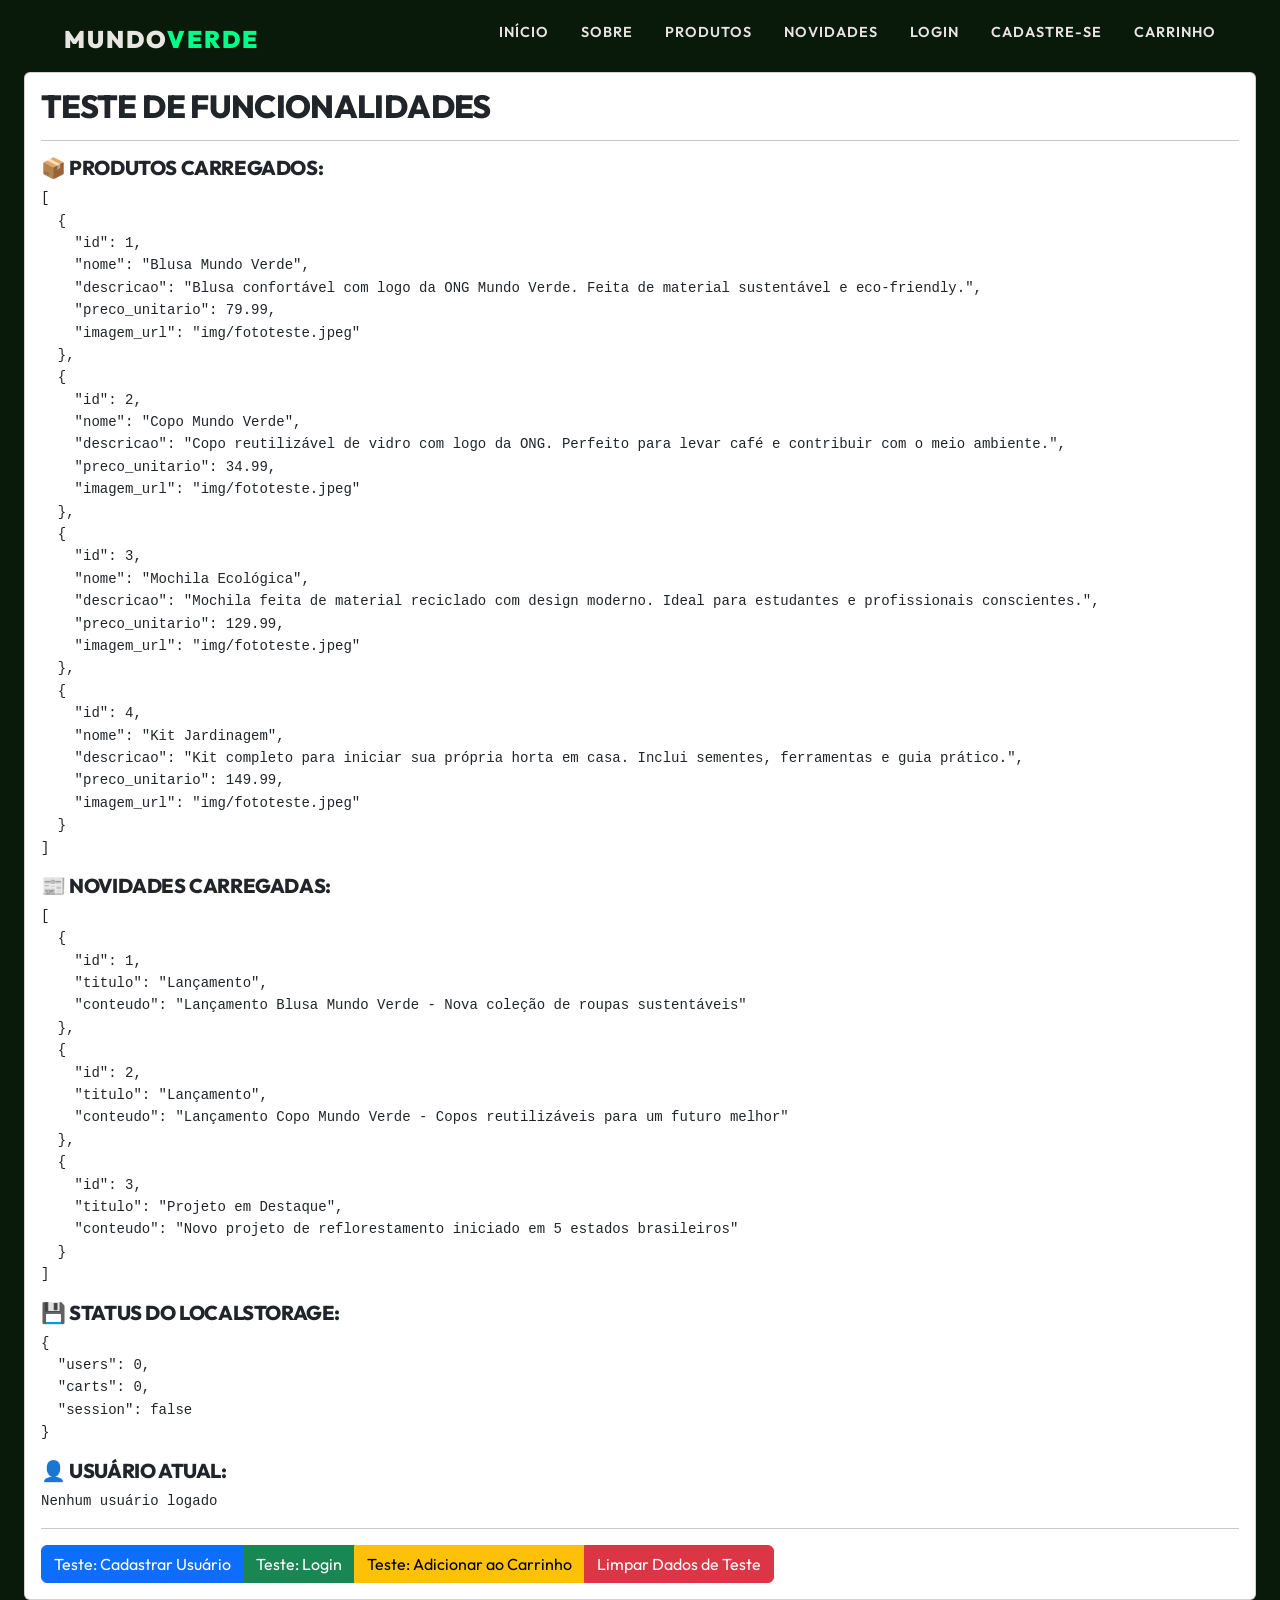
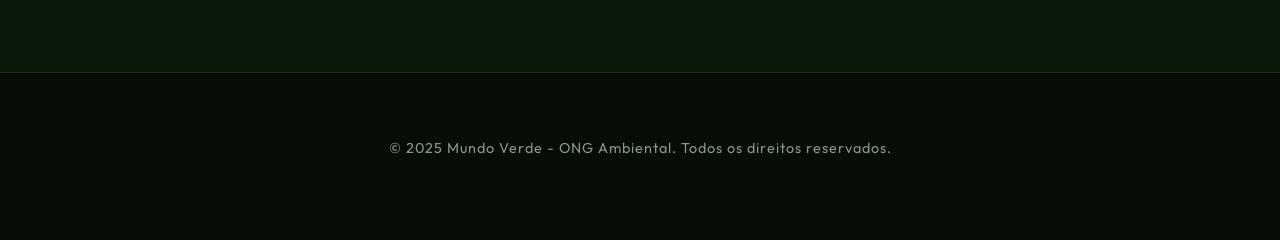
<file: teste.html>
<!DOCTYPE html>
<html lang="pt-BR">
<head>
    <meta charset="UTF-8">
    <meta name="viewport" content="width=device-width, initial-scale=1.0">
    <title>Teste - Mundo Verde</title>
    
    <link rel="preconnect" href="https://fonts.googleapis.com">
    <link rel="preconnect" href="https://fonts.gstatic.com" crossorigin>
    <link href="https://fonts.googleapis.com/css2?family=Poppins:wght@400;600;700&display=swap" rel="stylesheet">
    
    <link rel="stylesheet" href="https://cdn.jsdelivr.net/npm/bootstrap@5.3.0/dist/css/bootstrap.min.css">
    <link rel="stylesheet" href="style.css">
</head>
<body>
    <div id="header-container"></div>
    
    <main class="container my-5 p-4">
        <div class="card">
            <div class="card-body">
                <h2>Teste de Funcionalidades</h2>
                <hr>
                
                <h5>📦 Produtos Carregados:</h5>
                <pre id="produtos-info"></pre>
                
                <h5>📰 Novidades Carregadas:</h5>
                <pre id="novidades-info"></pre>
                
                <h5>💾 Status do LocalStorage:</h5>
                <pre id="storage-info"></pre>
                
                <h5>👤 Usuário Atual:</h5>
                <pre id="user-info"></pre>
                
                <hr>
                <div class="btn-group" role="group">
                    <button class="btn btn-primary" onclick="testarCadastro()">Teste: Cadastrar Usuário</button>
                    <button class="btn btn-success" onclick="testarLogin()">Teste: Login</button>
                    <button class="btn btn-warning" onclick="testarCarrinho()">Teste: Adicionar ao Carrinho</button>
                    <button class="btn btn-danger" onclick="limparTeste()">Limpar Dados de Teste</button>
                </div>
            </div>
        </div>
    </main>

    <div id="footer-container"></div>

    <script src="https://cdn.jsdelivr.net/npm/bootstrap@5.3.0/dist/js/bootstrap.bundle.min.js"></script>
    <script src="data.js"></script>
    <script src="app.js"></script>
    <script>
        function renderTesteInfo() {
            // Produtos
            document.getElementById('produtos-info').textContent = 
                JSON.stringify(appData.productos, null, 2);
            
            // Novidades
            document.getElementById('novidades-info').textContent = 
                JSON.stringify(appData.novidades, null, 2);
            
            // Storage
            const storagInfo = {
                users: StorageManager.getUsers().length,
                carts: Object.keys(JSON.parse(localStorage.getItem('carts') || '{}')).length,
                session: !!localStorage.getItem('current_session')
            };
            document.getElementById('storage-info').textContent = 
                JSON.stringify(storagInfo, null, 2);
            
            // User
            const userAtual = StorageManager.getCurrentUser();
            document.getElementById('user-info').textContent = 
                userAtual ? JSON.stringify(userAtual, null, 2) : 'Nenhum usuário logado';
        }
        
        function testarCadastro() {
            const email = 'teste@' + Date.now() + '.com';
            const userId = StorageManager.addUser('Usuário Teste', email, 'teste123');
            alert('Usuário cadastrado com ID: ' + userId + '\nEmail: ' + email);
            renderTesteInfo();
        }
        
        function testarLogin() {
            const users = StorageManager.getUsers();
            if (users.length === 0) {
                alert('Nenhum usuário cadastrado. Clique em "Teste: Cadastrar Usuário" primeiro.');
                return;
            }
            const user = users[0];
            StorageManager.setCurrentUser(user.id, user.nome, user.email);
            alert('Login bem-sucedido como: ' + user.nome);
            renderTesteInfo();
        }
        
        function testarCarrinho() {
            const user = StorageManager.getCurrentUser();
            if (!user) {
                alert('Faça login primeiro.');
                return;
            }
            
            StorageManager.addToCart(user.userId, 1, 2);
            alert('2 unidades do produto 1 adicionadas ao carrinho');
            renderTesteInfo();
        }
        
        function limparTeste() {
            if (confirm('Limpar todos os dados de teste (users, carts, session)?')) {
                localStorage.clear();
                alert('Dados limpos!');
                renderTesteInfo();
            }
        }
        
        document.addEventListener('DOMContentLoaded', renderTesteInfo);
    </script>
</body>
</html>
</file>
<file: style.css>
/* ==========================================================================
   Design System & Variáveis
   ========================================================================== */
@import url('https://fonts.googleapis.com/css2?family=Outfit:wght@300;400;600;800;900&family=Playfair+Display:ital,wght@0,400;0,700;1,400&display=swap');

:root {
    /* Colors */
    --bg-dark: #0a1a0a;
    --bg-light: #f0ede6;
    --accent: #00ff88;
    --accent-glow: rgba(0, 255, 136, 0.3);
    --text-light: #e8e6e1;
    --text-dark: #0a1a0a;
    --text-muted: #889988;
    --glass-bg: rgba(10, 26, 10, 0.6);
    --glass-border: rgba(255, 255, 255, 0.1);
    
    /* Typography */
    --font-sans: 'Outfit', sans-serif;
    --font-serif: 'Playfair Display', serif;
    
    /* Layout */
    --container-max: 1400px;
    --nav-height: 80px;
    
    /* Transitions */
    --transition-fast: 0.2s cubic-bezier(0.4, 0, 0.2, 1);
    --transition-base: 0.4s cubic-bezier(0.16, 1, 0.3, 1);
    --transition-slow: 0.8s cubic-bezier(0.16, 1, 0.3, 1);
}

/* ==========================================================================
   Reset & Base
   ========================================================================== */
* {
    margin: 0;
    padding: 0;
    box-sizing: border-box;
}

html {
    scroll-behavior: smooth;
    font-size: 16px;
}

body {
    font-family: var(--font-sans);
    background-color: var(--bg-dark);
    color: var(--text-light);
    line-height: 1.6;
    overflow-x: hidden;
    -webkit-font-smoothing: antialiased;
}

/* Custom Scrollbar */
::-webkit-scrollbar {
    width: 10px;
}
::-webkit-scrollbar-track {
    background: var(--bg-dark);
}
::-webkit-scrollbar-thumb {
    background: #1a3a1a;
    border-radius: 5px;
}
::-webkit-scrollbar-thumb:hover {
    background: var(--accent);
}

/* Background Topográfico */
.bg-topo {
    position: fixed;
    top: 0;
    left: 0;
    width: 100vw;
    height: 100vh;
    z-index: -1;
    opacity: 0.05;
    background-image: url("data:image/svg+xml,%3Csvg width='100%25' height='100%25' xmlns='http://www.w3.org/2000/svg'%3E%3Cdefs%3E%3Cpattern id='topo' width='100' height='100' patternUnits='userSpaceOnUse'%3E%3Cpath d='M0 50 Q 25 25, 50 50 T 100 50' fill='none' stroke='%2300ff88' stroke-width='1'/%3E%3C/pattern%3E%3C/defs%3E%3Crect width='100%25' height='100%25' fill='url(%23topo)'/%3E%3C/svg%3E");
    pointer-events: none;
}

/* ==========================================================================
   Typography
   ========================================================================== */
h1, h2, h3, h4, h5, h6 {
    font-family: var(--font-sans);
    font-weight: 800;
    line-height: 1.1;
    text-transform: uppercase;
    letter-spacing: -0.02em;
}

.text-accent { color: var(--accent); }
.font-serif { font-family: var(--font-serif); text-transform: none; font-style: italic; font-weight: 400; }
.text-oversized { font-size: clamp(4rem, 10vw, 12rem); line-height: 0.9; }

/* ==========================================================================
   Components
   ========================================================================== */
/* Header / Navbar */
header {
    position: fixed;
    top: 0;
    left: 0;
    width: 100%;
    height: var(--nav-height);
    z-index: 1000;
    display: flex;
    justify-content: space-between;
    align-items: center;
    padding: 0 5vw;
    background: transparent;
    transition: var(--transition-base);
    border-bottom: 1px solid transparent;
}

header.scrolled {
    background: var(--glass-bg);
    backdrop-filter: blur(20px);
    -webkit-backdrop-filter: blur(20px);
    border-bottom: 1px solid var(--glass-border);
}

.logo a {
    font-size: 1.5rem;
    font-weight: 900;
    color: var(--text-light);
    text-decoration: none;
    letter-spacing: 2px;
    text-transform: uppercase;
}

.logo a span {
    color: var(--accent);
}

.nav ul {
    display: flex;
    gap: 2rem;
    list-style: none;
    align-items: center;
}

.nav a {
    color: var(--text-light);
    text-decoration: none;
    font-weight: 600;
    font-size: 0.9rem;
    text-transform: uppercase;
    letter-spacing: 1px;
    position: relative;
    padding: 5px 0;
    transition: var(--transition-fast);
}

.nav a::after {
    content: '';
    position: absolute;
    bottom: 0;
    left: 0;
    width: 0;
    height: 2px;
    background: var(--accent);
    transition: var(--transition-base);
}

.nav a:hover::after, .nav a.active-nav::after {
    width: 100%;
}

.nav a.active-nav {
    color: var(--accent);
}

/* Menu Mobile Toggle */
.menu-toggle {
    display: none;
    background: none;
    border: none;
    color: var(--text-light);
    font-size: 1.5rem;
    cursor: pointer;
}

/* Buttons */
.btn-premium {
    display: inline-flex;
    align-items: center;
    justify-content: center;
    padding: 1rem 2.5rem;
    background: transparent;
    color: var(--accent);
    text-decoration: none;
    font-weight: 800;
    text-transform: uppercase;
    letter-spacing: 2px;
    border: 1px solid var(--accent);
    position: relative;
    overflow: hidden;
    transition: var(--transition-base);
    cursor: pointer;
    font-family: var(--font-sans);
}

.btn-premium::before {
    content: '';
    position: absolute;
    top: 0;
    left: -100%;
    width: 100%;
    height: 100%;
    background: var(--accent);
    transition: var(--transition-base);
    z-index: -1;
}

.btn-premium:hover {
    color: var(--bg-dark);
    box-shadow: 0 0 20px var(--accent-glow);
    transform: translateY(-3px);
}

.btn-premium:hover::before {
    left: 0;
}

.btn-light {
    background: var(--text-light);
    color: var(--bg-dark);
    border-color: var(--text-light);
}
.btn-light::before {
    background: var(--bg-dark);
}
.btn-light:hover {
    color: var(--text-light);
}

/* Hero Section */
.hero-full {
    height: 100vh;
    position: relative;
    display: flex;
    align-items: center;
    justify-content: center;
    overflow: hidden;
}

.hero-bg {
    position: absolute;
    top: 0;
    left: 0;
    width: 100%;
    height: 100%;
    object-fit: cover;
    z-index: -2;
    transform: scale(1.05); /* For parallax effect */
}

.hero-overlay {
    position: absolute;
    top: 0;
    left: 0;
    width: 100%;
    height: 100%;
    background: linear-gradient(to bottom, rgba(10,26,10,0.3) 0%, var(--bg-dark) 100%);
    z-index: -1;
}

.hero-content {
    text-align: center;
    z-index: 1;
    padding: 0 20px;
    transform: translateY(10vh);
}

.hero-title {
    margin-bottom: 1rem;
    text-shadow: 0 10px 30px rgba(0,0,0,0.5);
    font-size: clamp(3.4rem, 8.5vw, 10.2rem);
}

.hero-subtitle {
    font-size: clamp(1.5rem, 3vw, 2.5rem);
    color: var(--text-light);
    margin-bottom: 3rem;
    opacity: 0.9;
}

/* Sections */
.section {
    padding: 8rem 5vw;
    position: relative;
}

.section-light {
    background-color: var(--bg-light);
    color: var(--text-dark);
}

.section-header {
    margin-bottom: 4rem;
    max-width: 800px;
}

.section-title {
    font-size: clamp(2.5rem, 5vw, 4rem);
    margin-bottom: 1rem;
}

/* Editorial Grid */
.editorial-grid {
    display: grid;
    grid-template-columns: repeat(12, 1fr);
    gap: 2rem;
    align-items: center;
}

.grid-text-left {
    grid-column: 1 / 6;
}

.grid-img-right {
    grid-column: 7 / 13;
    position: relative;
}

.grid-img-right img {
    width: 100%;
    height: auto;
    filter: grayscale(20%);
    transition: var(--transition-slow);
}

.grid-img-right:hover img {
    filter: grayscale(0%);
    transform: scale(1.02);
}

/* Cards Premium */
.card-grid {
    display: grid;
    grid-template-columns: repeat(auto-fit, minmax(300px, 1fr));
    gap: 3rem;
}

.premium-card {
    background: rgba(255, 255, 255, 0.03);
    border: 1px solid var(--glass-border);
    padding: 2.5rem;
    backdrop-filter: blur(10px);
    transition: var(--transition-base);
    position: relative;
    overflow: hidden;
}

.section-light .premium-card {
    background: #ffffff;
    border-color: rgba(0,0,0,0.1);
    box-shadow: 0 10px 30px rgba(0,0,0,0.05);
}

.premium-card::before {
    content: '';
    position: absolute;
    top: 0;
    left: 0;
    width: 4px;
    height: 0;
    background: var(--accent);
    transition: var(--transition-base);
}

.premium-card:hover {
    transform: translateY(-10px);
    border-color: var(--accent-glow);
    box-shadow: 0 20px 40px rgba(0,0,0,0.4);
}

.section-light .premium-card:hover {
    box-shadow: 0 20px 40px rgba(0,0,0,0.1);
}

.premium-card:hover::before {
    height: 100%;
}

.card-icon {
    font-size: 2.5rem;
    color: var(--accent);
    margin-bottom: 1.5rem;
}

.card-title {
    font-size: 1.5rem;
    margin-bottom: 1rem;
}

/* Products Grid */
.product-card {
    background: transparent;
    group: relative;
}

.product-img-wrap {
    position: relative;
    overflow: hidden;
    aspect-ratio: 4/5;
    margin-bottom: 1.5rem;
    background: #112211;
}

.product-img {
    width: 100%;
    height: 100%;
    object-fit: cover;
    transition: var(--transition-slow);
}

.product-card:hover .product-img {
    transform: scale(1.1);
    opacity: 0.8;
}

.product-info h3 {
    font-size: 1.2rem;
    margin-bottom: 0.5rem;
}

.product-price {
    font-family: var(--font-serif);
    font-size: 1.5rem;
    color: var(--accent);
    margin-bottom: 1rem;
}

.product-add {
    width: 100%;
    padding: 1rem;
    background: var(--glass-bg);
    border: 1px solid var(--glass-border);
    color: var(--text-light);
    text-transform: uppercase;
    font-weight: 800;
    cursor: pointer;
    transition: var(--transition-base);
}

.product-add:hover {
    background: var(--accent);
    color: var(--bg-dark);
    border-color: var(--accent);
}

/* Forms / Auth */
.auth-container {
    display: flex;
    min-height: 100vh;
    padding-top: var(--nav-height);
}

.auth-visual {
    flex: 1;
    background-image: url('img/FotoMain.png');
    background-size: cover;
    background-position: center;
    position: relative;
    display: none; /* Mobile */
}

@media (min-width: 992px) {
    .auth-visual {
        display: block;
    }
}

.auth-visual::after {
    content: '';
    position: absolute;
    inset: 0;
    background: linear-gradient(to right, rgba(10,26,10,0.2), var(--bg-dark));
}

.auth-form-wrap {
    flex: 1;
    display: flex;
    align-items: center;
    justify-content: center;
    padding: 3rem;
}

.auth-box {
    width: 100%;
    max-width: 450px;
}

.auth-title {
    font-size: 3rem;
    margin-bottom: 0.5rem;
}

.auth-subtitle {
    color: var(--text-muted);
    margin-bottom: 2.5rem;
}

.form-group {
    margin-bottom: 1.5rem;
}

.form-label {
    display: block;
    font-size: 0.8rem;
    text-transform: uppercase;
    letter-spacing: 1px;
    margin-bottom: 0.5rem;
    color: var(--text-muted);
}

.form-control {
    width: 100%;
    background: transparent;
    border: none;
    border-bottom: 1px solid var(--glass-border);
    padding: 1rem 0;
    color: var(--text-light);
    font-family: var(--font-sans);
    font-size: 1rem;
    transition: var(--transition-base);
}

.form-control:focus {
    outline: none;
    border-bottom-color: var(--accent);
    box-shadow: 0 10px 10px -10px var(--accent-glow);
}

.btn-submit {
    width: 100%;
    margin-top: 2rem;
}

/* Footer */
footer {
    background: #050d05;
    padding: 4rem 5vw;
    text-align: center;
    border-top: 1px solid var(--glass-border);
}

footer p {
    color: var(--text-muted);
    font-size: 0.9rem;
    letter-spacing: 1px;
}

/* Animations Classes (Triggered by JS) */
.reveal {
    opacity: 0;
    transform: translateY(50px);
    transition: all 0.8s cubic-bezier(0.16, 1, 0.3, 1);
}

.reveal.active {
    opacity: 1;
    transform: translateY(0);
}

/* ==========================================================================
   Responsive Utilities
   ========================================================================== */
@media (max-width: 991px) {
    .editorial-grid {
        grid-template-columns: 1fr;
    }
    .grid-text-left, .grid-img-right {
        grid-column: 1 / -1;
    }
    .grid-img-right {
        order: -1; /* Image above text on mobile */
    }
    .text-oversized { font-size: 4rem; }
}

@media (max-width: 768px) {
    .menu-toggle {
        display: block;
    }
    .nav ul {
        position: fixed;
        top: var(--nav-height);
        left: -100%;
        width: 100%;
        height: calc(100vh - var(--nav-height));
        background: var(--bg-dark);
        flex-direction: column;
        justify-content: center;
        transition: var(--transition-base);
    }
    .nav ul.show {
        left: 0;
    }
    .nav a {
        font-size: 1.5rem;
    }
}

/* Bootstrap Overrides (just in case some bootstrap classes remain in HTML briefly) */
.container { max-width: var(--container-max); margin: 0 auto; padding: 0 5vw; }
.text-center { text-align: center; }
.mb-4 { margin-bottom: 2rem; }
.mt-5 { margin-top: 3rem; }
.d-flex { display: flex; }
.justify-content-between { justify-content: space-between; }
.align-items-center { align-items: center; }
.alert { padding: 1rem; margin-bottom: 1rem; border-radius: 4px; }
.alert-danger { background: rgba(255, 50, 50, 0.1); color: #ff5555; border: 1px solid rgba(255, 50, 50, 0.2); }
.alert-success { background: rgba(0, 255, 136, 0.1); color: var(--accent); border: 1px solid rgba(0, 255, 136, 0.2); }
.alert-info { background: rgba(100, 200, 255, 0.1); color: #64c8ff; border: 1px solid rgba(100, 200, 255, 0.2); }

/* Horizontal Marquee Background */
.impact-section {
    position: relative;
    overflow: hidden;
}
.horizontal-marquee-wrap {
    position: absolute;
    top: 50%;
    left: 50%;
    transform: translate(-50%, -50%);
    width: 100vw;
    display: flex;
    z-index: 0;
    pointer-events: none;
    opacity: 0.05;
}
.horizontal-marquee-content {
    display: flex;
    width: max-content;
    animation: marquee-scroll 25s linear infinite;
}
.marquee-text {
    font-family: var(--font-sans);
    font-weight: 900;
    font-size: 15rem;
    color: var(--text-light);
    white-space: nowrap;
    padding-right: 5rem;
    text-transform: uppercase;
}
.marquee-text span {
    color: var(--accent);
}
@keyframes marquee-scroll {
    0% { transform: translateX(0); }
    100% { transform: translateX(-50%); }
}
</file>
